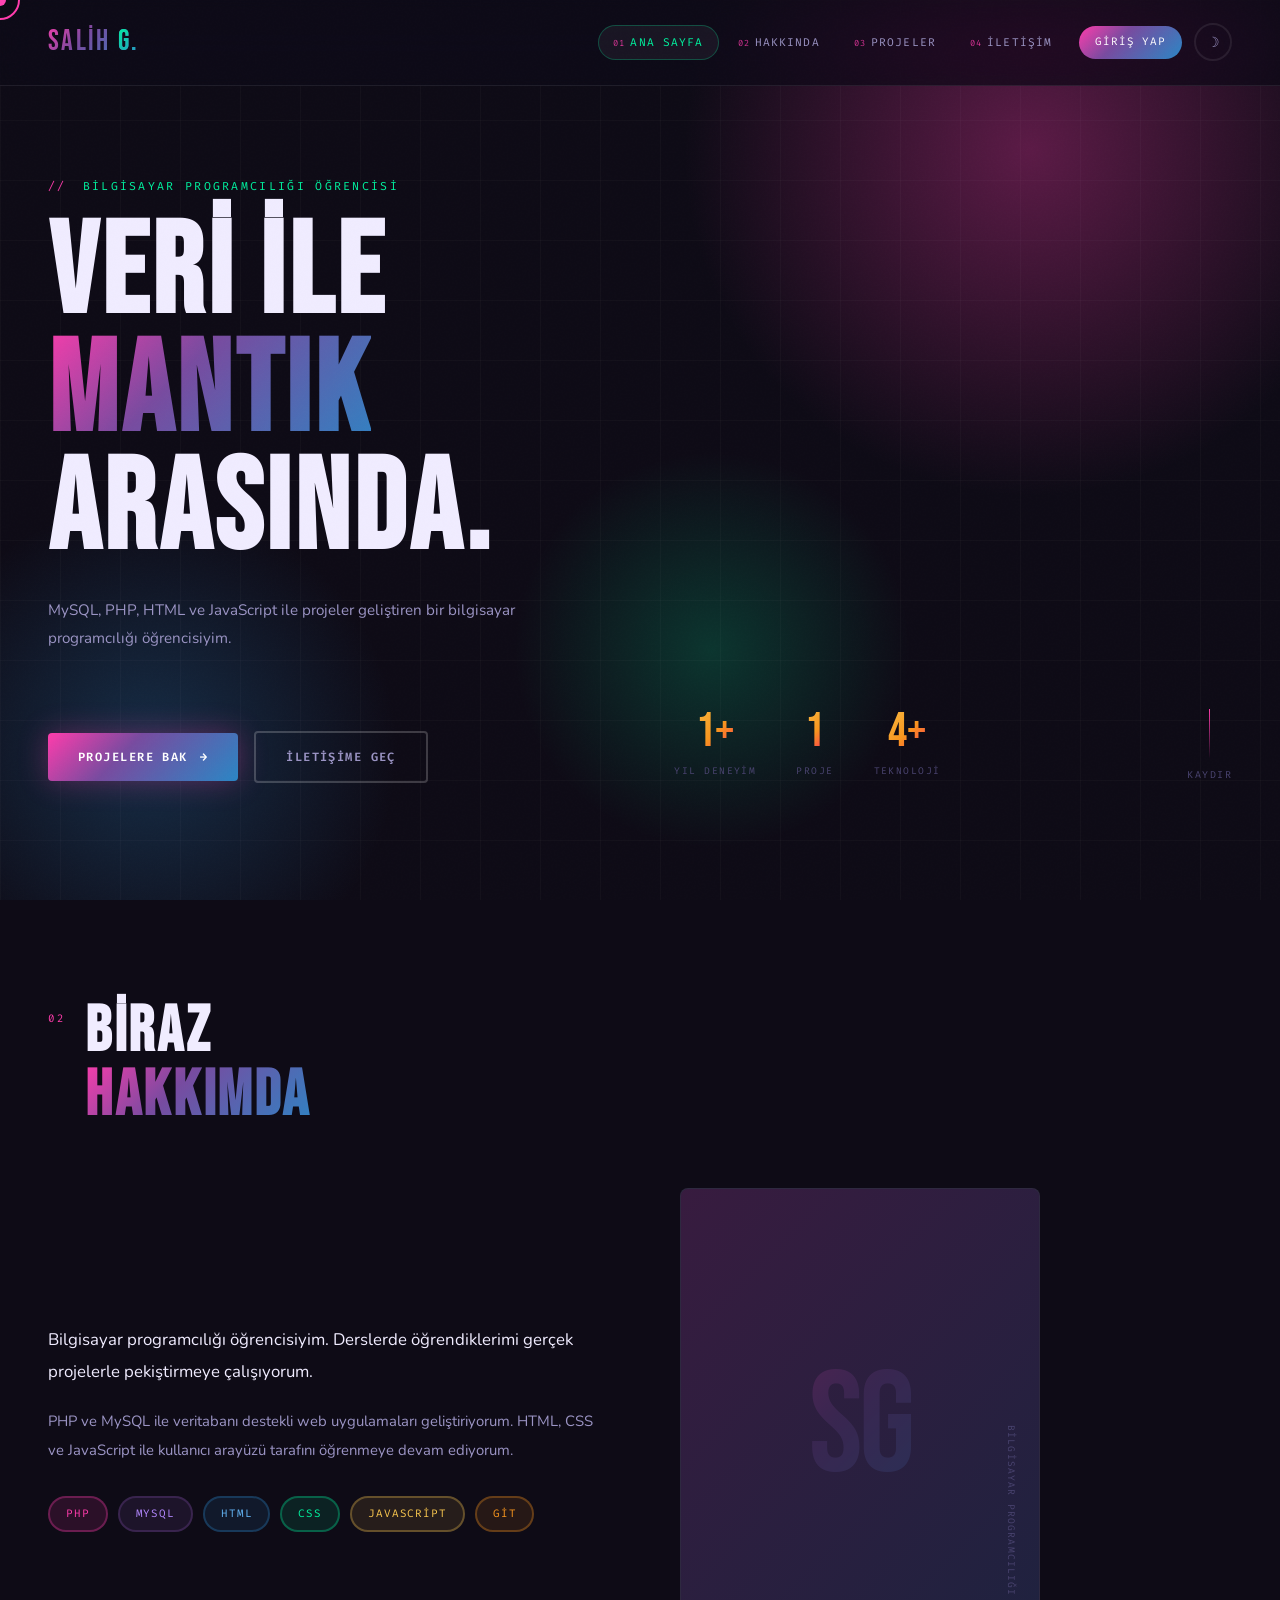
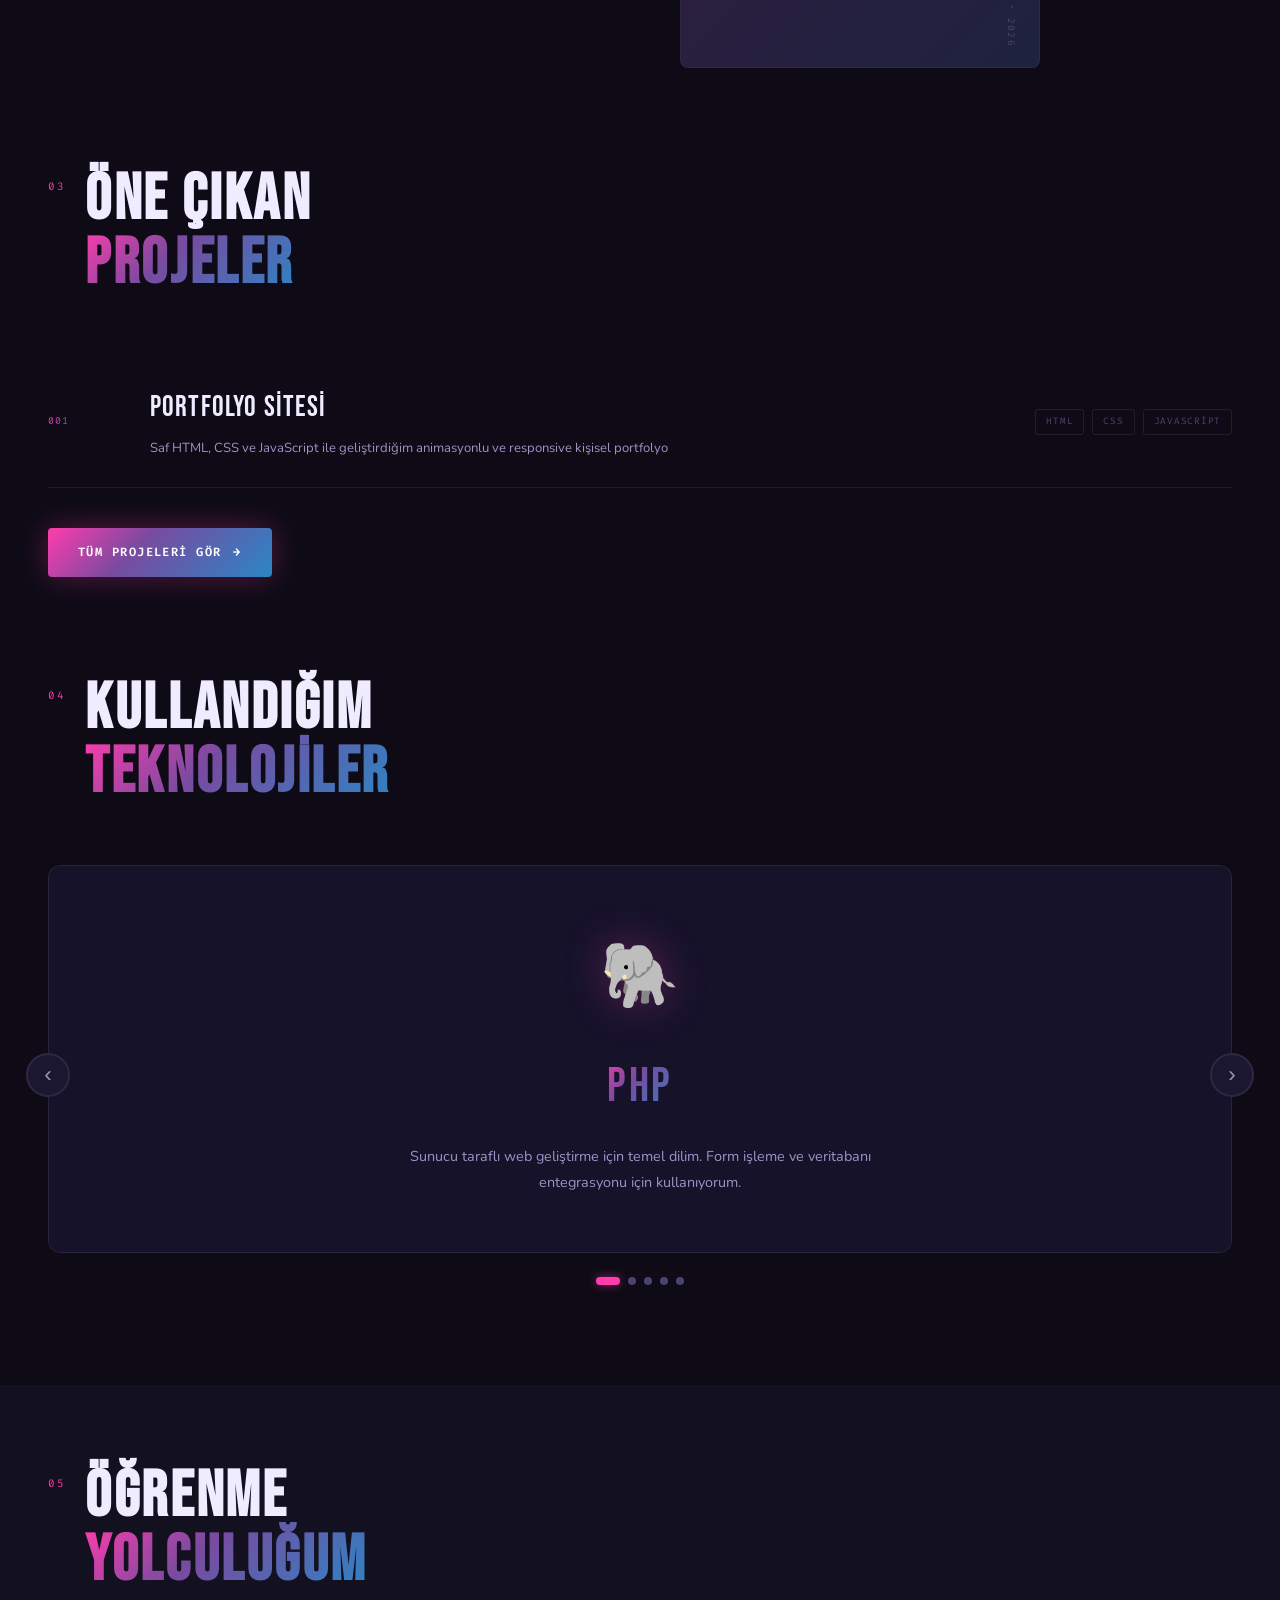
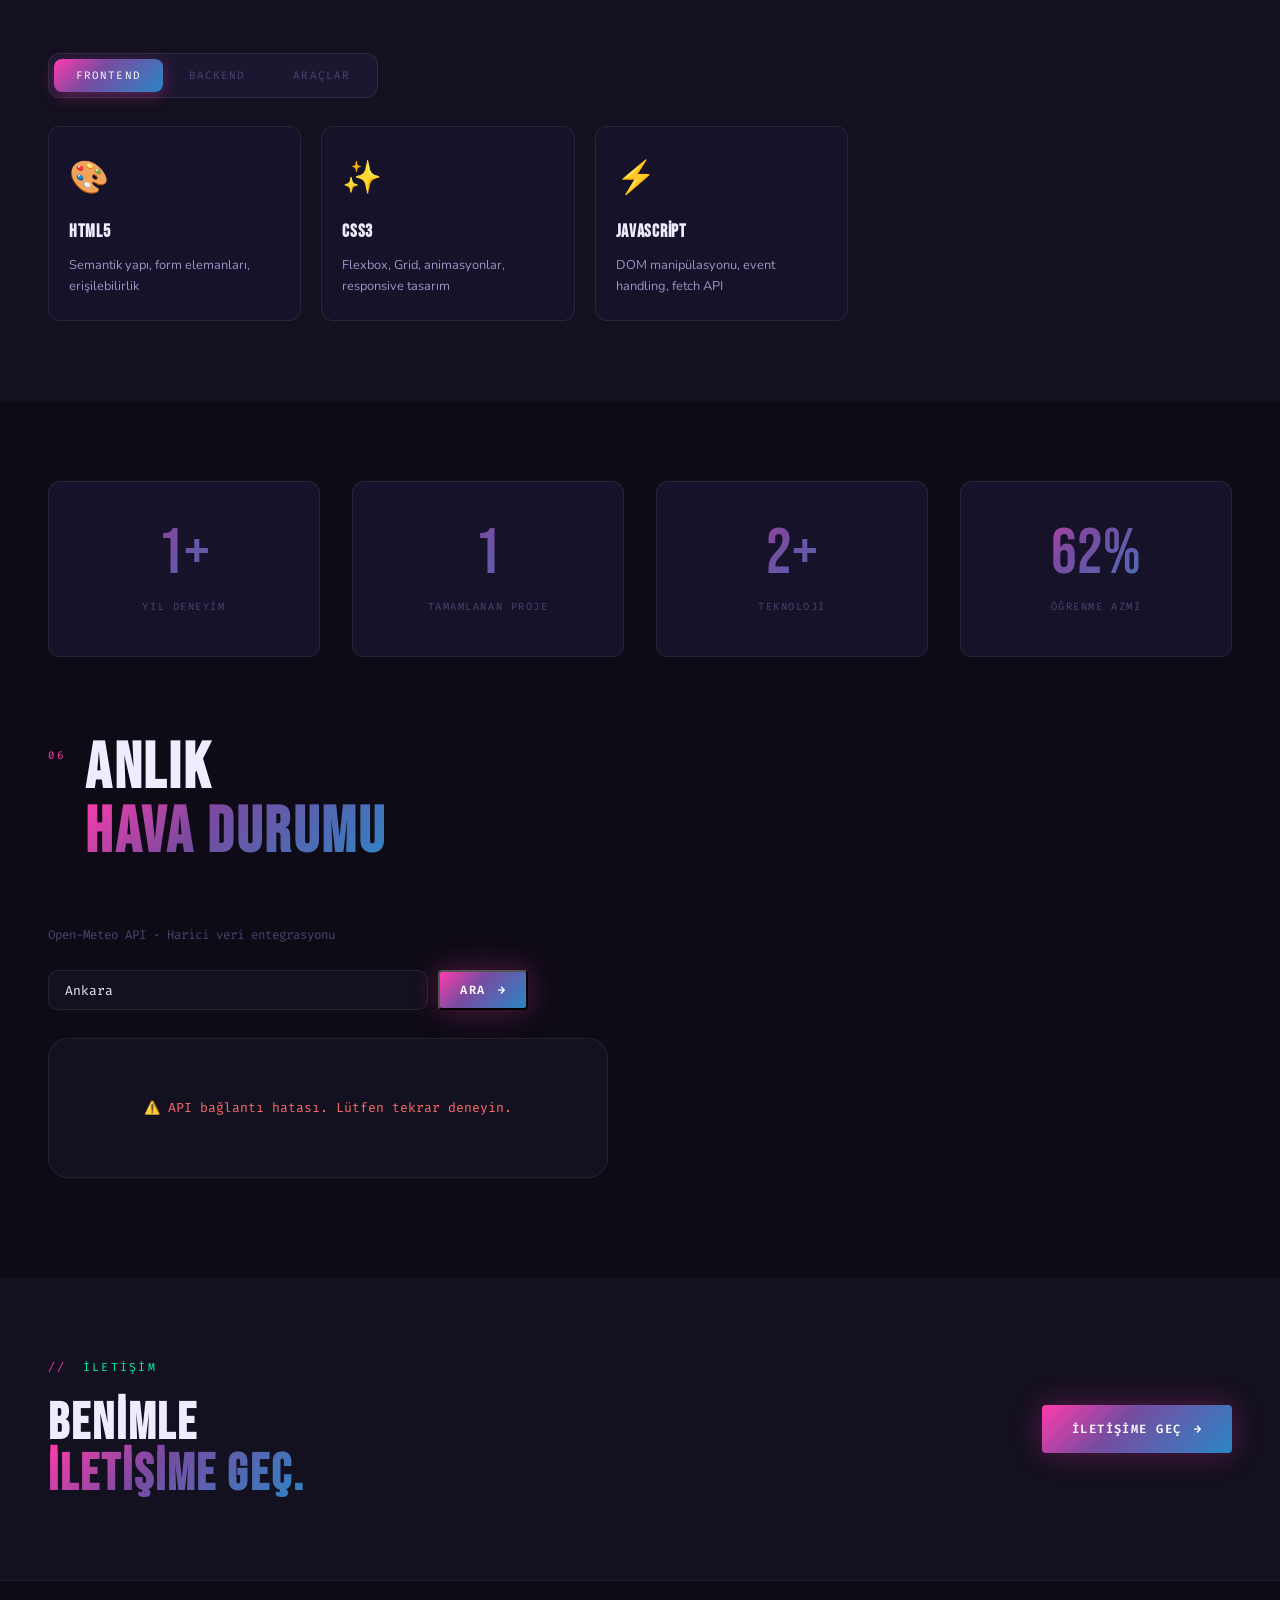
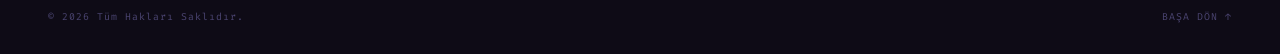
<file: index.html>
<!DOCTYPE html>
<html lang="tr">
<head>
  <meta charset="UTF-8">
  <meta name="viewport" content="width=device-width, initial-scale=1.0">
  <title>Salih Gönül — Bilgisayar Programcılığı Öğrencisi</title>
  <link rel="icon" type="image/svg+xml" href="assets/img/favicon.svg">
  <link rel="stylesheet" href="assets/css/style.css">
</head>
<body>

<div class="cursor"></div>
<div class="cursor-ring"></div>

<header>
  <a href="index.html" class="logo">Salih <span>G.</span></a>
  <div class="header-right">
    <nav>
      <a href="index.html" data-num="01">Ana Sayfa</a>
      <a href="pages/about.html" data-num="02">Hakkında</a>
      <a href="pages/projeler.html" data-num="03">Projeler</a>
      <a href="pages/contact.html" data-num="04">İletişim</a>
    </nav>
    <a href="pages/auth.html" class="nav-auth-btn" id="navAuthBtn">Giriş Yap</a>
    <button class="theme-toggle" aria-label="Tema değiştir">
      <span class="icon-moon">☽</span>
      <span class="icon-sun">☀</span>
    </button>
    <button class="hamburger" aria-label="Menüyü aç/kapat" aria-expanded="false">
      <span></span><span></span><span></span>
    </button>
  </div>
</header>

<!-- MOBİL MENÜ -->
<div class="mobile-menu" id="mobileMenu" aria-hidden="true">
  <div class="mobile-menu-inner">
    <nav class="mobile-nav">
      <a href="index.html" data-num="01">Ana Sayfa</a>
      <a href="pages/about.html" data-num="02">Hakkında</a>
      <a href="pages/projeler.html" data-num="03">Projeler</a>
      <a href="pages/contact.html" data-num="04">İletişim</a>
    </nav>
    <a href="pages/auth.html" class="nav-auth-btn" id="navAuthBtn">Giriş Yap</a>
  </div>
</div>
<div class="mobile-overlay" id="mobileOverlay"></div>

<!-- HERO -->
<section class="hero">
  <div class="hero-bg"></div>
  <div class="hero-blob3"></div>
  <div class="hero-lines"></div>

  <div class="hero-tag">Bilgisayar Programcılığı Öğrencisi</div>

  <h1 class="hero-title">
    Veri ile<br><em>Mantık</em><br>Arasında.
  </h1>

  <p class="hero-sub">
    MySQL, PHP, HTML ve JavaScript ile projeler geliştiren bir bilgisayar programcılığı öğrencisiyim.
  </p>

  <div class="hero-bottom">
    <div style="display:flex;gap:16px;align-items:center;flex-wrap:wrap;">
      <a href="pages/projeler.html" class="hero-cta">
        <span>Projelere Bak</span>
        <span>→</span>
      </a>
      <a href="pages/contact.html" class="hero-cta secondary">
        <span>İletişime Geç</span>
      </a>
    </div>

    <div class="hero-stats">
      <div class="stat-item">
        <span class="stat-num">1+</span>
        <span class="stat-label">Yıl Deneyim</span>
      </div>
      <div class="stat-item">
        <span class="stat-num">1</span>
        <span class="stat-label">Proje</span>
      </div>
      <div class="stat-item">
        <span class="stat-num">4+</span>
        <span class="stat-label">Teknoloji</span>
      </div>
    </div>

    <div class="hero-scroll">
      <div class="hero-scroll-line"></div>
      <span>Kaydır</span>
    </div>
  </div>
</section>

<!-- HAKKINDA ÖNİZLEME -->
<section class="section">
  <div class="section-header reveal">
    <span class="section-num">02</span>
    <h2 class="section-title">Biraz<br><em>Hakkımda</em></h2>
  </div>

  <div class="about-grid">
    <div class="about-text reveal reveal-delay-1">
      <p>Bilgisayar programcılığı öğrencisiyim. Derslerde öğrendiklerimi gerçek projelerle pekiştirmeye çalışıyorum.</p>
      <p>PHP ve MySQL ile veritabanı destekli web uygulamaları geliştiriyorum. HTML, CSS ve JavaScript ile kullanıcı arayüzü tarafını öğrenmeye devam ediyorum.</p>
      <div class="skill-pills">
        <div class="pill"><span>PHP</span></div>
        <div class="pill"><span>MySQL</span></div>
        <div class="pill"><span>HTML</span></div>
        <div class="pill"><span>CSS</span></div>
        <div class="pill"><span>JavaScript</span></div>
        <div class="pill"><span>Git</span></div>
      </div>
    </div>

    <div class="about-visual reveal reveal-delay-2">
      <div class="about-visual-initials">SG</div>
      <div class="about-deco">Bilgisayar Programcılığı · 2026</div>
    </div>
  </div>
</section>

<!-- PROJELER ÖNİZLEME -->
<section class="section" style="padding-top:0;">
  <div class="section-header reveal">
    <span class="section-num">03</span>
    <h2 class="section-title">Öne Çıkan<br><em>Projeler</em></h2>
  </div>

  <div class="projects-list">
    <div class="project-item reveal reveal-delay-1">
      <span class="project-num">001</span>
      <div class="project-info">
        <div class="project-name">Portfolyo Sitesi</div>
        <div class="project-desc">Saf HTML, CSS ve JavaScript ile geliştirdiğim animasyonlu ve responsive kişisel portfolyo</div>
      </div>
      <div class="project-tags">
        <span class="tag">HTML</span>
        <span class="tag">CSS</span>
        <span class="tag">JavaScript</span>
      </div>
    </div>
  </div>

  <div style="margin-top:40px;" class="reveal">
    <a href="pages/projeler.html" class="hero-cta">
      <span>Tüm Projeleri Gör</span>
      <span>→</span>
    </a>
  </div>
</section>

<!-- SLIDER / TEKNOLOJİLER -->
<section class="section" id="sliderSection" style="padding-top:0;">
  <div class="section-header reveal">
    <span class="section-num">04</span>
    <h2 class="section-title">Kullandığım<br><em>Teknolojiler</em></h2>
  </div>
  <div class="slider-wrapper reveal">
    <button class="slider-btn slider-prev" aria-label="Önceki">‹</button>
    <div class="slider-viewport">
      <div class="slider-track">
        <div class="slide">
          <div class="slide-icon">🐘</div>
          <div class="slide-name">PHP</div>
          <div class="slide-desc">Sunucu taraflı web geliştirme için temel dilim. Form işleme ve veritabanı entegrasyonu için kullanıyorum.</div>
        </div>
        <div class="slide">
          <div class="slide-icon">🗄️</div>
          <div class="slide-name">MySQL</div>
          <div class="slide-desc">İlişkisel veritabanı yönetimi. PHP uygulamalarımda veri depolama ve sorgulama için kullanıyorum.</div>
        </div>
        <div class="slide">
          <div class="slide-icon">🌐</div>
          <div class="slide-name">HTML & CSS</div>
          <div class="slide-desc">Web sayfalarının yapısı ve görünümü. Responsive tasarımlar ve animasyonlar oluşturuyorum.</div>
        </div>
        <div class="slide">
          <div class="slide-icon">⚡</div>
          <div class="slide-name">JavaScript</div>
          <div class="slide-desc">Sayfaları dinamik hale getirmek için kullanıyorum. DOM manipülasyonu, eventler ve animasyonlar.</div>
        </div>
        <div class="slide">
          <div class="slide-icon">🐙</div>
          <div class="slide-name">Git</div>
          <div class="slide-desc">Versiyon kontrolü için kullanıyorum. Projelerimi GitHub üzerinde takip ediyorum.</div>
        </div>
      </div>
    </div>
    <button class="slider-btn slider-next" aria-label="Sonraki">›</button>
    <div class="slider-dots"></div>
  </div>
</section>

<!-- SEKMELİ İÇERİK -->
<section class="section" style="background:var(--bg2);padding-top:80px;padding-bottom:80px;">
  <div class="section-header reveal">
    <span class="section-num">05</span>
    <h2 class="section-title">Öğrenme<br><em>Yolculuğum</em></h2>
  </div>
  <div class="tabs-wrapper reveal">
    <div class="tabs-nav">
      <button class="tab-btn active" data-tab="frontend">Frontend</button>
      <button class="tab-btn" data-tab="backend">Backend</button>
      <button class="tab-btn" data-tab="tools">Araçlar</button>
    </div>
    <div class="tabs-content">
      <div class="tab-panel active" id="tab-frontend">
        <div class="tab-grid">
          <div class="tab-item"><span class="tab-icon">🎨</span><strong>HTML5</strong><p>Semantik yapı, form elemanları, erişilebilirlik</p></div>
          <div class="tab-item"><span class="tab-icon">✨</span><strong>CSS3</strong><p>Flexbox, Grid, animasyonlar, responsive tasarım</p></div>
          <div class="tab-item"><span class="tab-icon">⚡</span><strong>JavaScript</strong><p>DOM manipülasyonu, event handling, fetch API</p></div>
        </div>
      </div>
      <div class="tab-panel" id="tab-backend">
        <div class="tab-grid">
          <div class="tab-item"><span class="tab-icon">🐘</span><strong>PHP</strong><p>Form işleme, session yönetimi, dosya işlemleri</p></div>
          <div class="tab-item"><span class="tab-icon">🗄️</span><strong>MySQL</strong><p>CRUD işlemleri, JOIN sorguları, veritabanı tasarımı</p></div>
          <div class="tab-item"><span class="tab-icon">🔒</span><strong>Güvenlik</strong><p>SQL injection önleme, şifreleme temelleri</p></div>
        </div>
      </div>
      <div class="tab-panel" id="tab-tools">
        <div class="tab-grid">
          <div class="tab-item"><span class="tab-icon">🐙</span><strong>Git & GitHub</strong><p>Versiyon kontrolü, branch yönetimi, pull request</p></div>
          <div class="tab-item"><span class="tab-icon">🐧</span><strong>Linux</strong><p>Terminal komutları, dosya sistemi, temel bash</p></div>
          <div class="tab-item"><span class="tab-icon">💻</span><strong>VS Code</strong><p>Geliştirme ortamım, eklentiler ve kısayollar</p></div>
        </div>
      </div>
    </div>
  </div>
</section>

<!-- İSTATİSTİK SAYACI -->
<section class="section stats-section">
  <div class="stats-grid">
    <div class="stat-counter reveal" data-target="1" data-suffix="+">
      <div class="counter-num">0</div>
      <div class="counter-label">Yıl Deneyim</div>
    </div>
    <div class="stat-counter reveal reveal-delay-1" data-target="1" data-suffix="">
      <div class="counter-num">0</div>
      <div class="counter-label">Tamamlanan Proje</div>
    </div>
    <div class="stat-counter reveal reveal-delay-2" data-target="4" data-suffix="+">
      <div class="counter-num">0</div>
      <div class="counter-label">Teknoloji</div>
    </div>
    <div class="stat-counter reveal reveal-delay-3" data-target="100" data-suffix="%">
      <div class="counter-num">0</div>
      <div class="counter-label">Öğrenme Azmi</div>
    </div>
  </div>
</section>

<!-- HAVA DURUMU API WİDGET -->
<section class="section" id="weatherSection" style="padding-top:0;">
  <div class="section-header reveal">
    <span class="section-num">06</span>
    <h2 class="section-title">Anlık<br><em>Hava Durumu</em></h2>
  </div>
  <p class="reveal" style="font-family:var(--font-mono);font-size:.78rem;color:var(--text-dim);margin-bottom:24px;">
    Open-Meteo API · Harici veri entegrasyonu
  </p>

  <!-- Arama formu -->
  <div class="reveal" style="display:flex;gap:10px;flex-wrap:wrap;margin-bottom:28px;max-width:480px;">
    <input id="weather-city-input" type="text" placeholder="Şehir adı girin (örn: Ankara)"
      style="flex:1;padding:10px 16px;background:var(--bg2);border:1px solid rgba(255,255,255,.08);border-radius:10px;color:var(--text);font-family:var(--font-mono);font-size:.82rem;outline:none;"
      value="Ankara">
    <button id="weather-search-btn" class="hero-cta" style="display:inline-flex;padding:10px 20px;">
      <span>Ara</span><span>→</span>
    </button>
  </div>

  <!-- Widget kutusu -->
  <div class="reveal" id="weather-widget"
    style="max-width:560px;background:var(--bg2);border:1px solid rgba(255,255,255,.07);border-radius:20px;padding:28px 32px;min-height:140px;display:flex;align-items:center;justify-content:center;">
    <span style="font-family:var(--font-mono);font-size:.8rem;color:var(--text-dim);">Yükleniyor...</span>
  </div>
</section>

<style>
.weather-main    { display:flex; align-items:center; gap:20px; width:100%; flex-wrap:wrap; }
.weather-icon-lg { font-size:3.5rem; line-height:1; }
.weather-temp    { font-family:var(--font-display); font-size:3rem; line-height:1; margin-bottom:4px; background:var(--grad-hero); -webkit-background-clip:text; background-clip:text; color:transparent; }
.weather-desc    { font-size:.9rem; color:var(--text-muted); text-transform:capitalize; margin-bottom:16px; }
.weather-city    { font-family:var(--font-mono); font-size:.72rem; letter-spacing:.08em; color:var(--text-dim); margin-bottom:20px; }
.weather-details { display:flex; gap:20px; flex-wrap:wrap; }
.weather-detail  { font-family:var(--font-mono); font-size:.75rem; color:var(--text-muted); display:flex; flex-direction:column; gap:2px; }
.weather-detail strong { color:var(--text); font-size:.9rem; }
.weather-error   { color:#ff6b6b; font-family:var(--font-mono); font-size:.82rem; }
</style>

<!-- İLETİŞİM ÇAĞRI -->
<section class="section" style="background:var(--bg2);padding-top:80px;padding-bottom:80px;">
  <div style="display:grid;grid-template-columns:1fr 1fr;gap:80px;align-items:center;">
    <div class="reveal">
      <div class="hero-tag" style="opacity:1;animation:none;">İletişim</div>
      <h2 style="font-family:var(--font-display);font-size:clamp(2rem,4vw,4rem);line-height:1;letter-spacing:.04em;color:var(--text);">
        Benimle<br><em style="font-style:normal;background:var(--grad-hero);-webkit-background-clip:text;background-clip:text;color:transparent;">iletişime geç.</em>
      </h2>
    </div>
    <div class="reveal reveal-delay-2" style="text-align:right;">
      <a href="pages/contact.html" class="hero-cta">
        <span>İletişime Geç</span>
        <span>→</span>
      </a>
    </div>
  </div>
</section>

<footer>
  <span class="footer-copy">© 2026 Tüm Hakları Saklıdır.</span>
  <a href="#" class="footer-back" onclick="window.scrollTo({top:0,behavior:'smooth'});return false;">Başa Dön ↑</a>
</footer>

<!-- YUKARIYA ÇIK BUTONU -->
<button class="scroll-top-btn" id="scrollTopBtn" aria-label="Yukarıya çık" title="Yukarıya Çık">↑</button>

<!-- MODAL -->
<div class="modal-overlay" id="modalOverlay" role="dialog" aria-modal="true" aria-labelledby="modalTitle">
  <div class="modal-box">
    <button class="modal-close" id="modalClose" aria-label="Kapat">✕</button>
    <div class="modal-icon">🚀</div>
    <h3 class="modal-title" id="modalTitle">Yeni Proje Geliyor!</h3>
    <p class="modal-body">Şu anda yeni projeler üzerinde çalışıyorum. Yakında burada görebilirsiniz. Takipte kalın!</p>
    <div class="modal-actions">
      <a href="pages/projeler.html" class="hero-cta" style="display:inline-flex;">
        <span>Projeleri Gör</span><span>→</span>
      </a>
      <button class="modal-dismiss" id="modalDismiss">Tamam, anladım</button>
    </div>
  </div>
</div>

<script src="assets/js/main.js"></script>
<script>
// ── Hava Durumu Widgeti (Open-Meteo API — API key gerekmez) ──
(function () {
  const widget  = document.getElementById('weather-widget');
  const input   = document.getElementById('weather-city-input');
  const btn     = document.getElementById('weather-search-btn');
  if (!widget) return;

  const WMO_CODES = {
    0:'Açık',1:'Az bulutlu',2:'Parçalı bulutlu',3:'Kapalı',
    45:'Sisli',48:'Dondurucu sis',51:'Hafif çisenti',53:'Orta çisenti',55:'Yoğun çisenti',
    61:'Hafif yağmur',63:'Orta yağmur',65:'Yoğun yağmur',
    71:'Hafif kar',73:'Orta kar',75:'Yoğun kar',80:'Sağanak',81:'Kuvvetli sağanak',
    95:'Fırtına',96:'Dolu ile fırtına',99:'Yoğun dolu ile fırtına'
  };
  const WMO_ICONS = {
    0:'☀️',1:'🌤️',2:'⛅',3:'☁️',
    45:'🌫️',48:'🌫️',51:'🌦️',53:'🌦️',55:'🌧️',
    61:'🌦️',63:'🌧️',65:'🌧️',71:'🌨️',73:'🌨️',75:'❄️',
    80:'🌧️',81:'⛈️',95:'⛈️',96:'⛈️',99:'⛈️'
  };

  async function fetchWeather(city) {
    setLoading();
    try {
      const geoRes  = await fetch(
        "https://geocoding-api.open-meteo.com/v1/search?name=" + encodeURIComponent(city) + "&count=1&language=tr"
      );
      const geoData = await geoRes.json();
      if (!geoData.results || !geoData.results.length) { setError('Şehir bulunamadı. Farklı bir isim deneyin.'); return; }
      const loc = geoData.results[0];
      const lat = loc.latitude, lon = loc.longitude, name = loc.name, country = loc.country;

      const wRes  = await fetch(
        "https://api.open-meteo.com/v1/forecast?latitude=" + lat + "&longitude=" + lon +
        "&current=temperature_2m,apparent_temperature,relative_humidity_2m,wind_speed_10m,weathercode" +
        "&wind_speed_unit=kmh&timezone=auto"
      );
      const wData = await wRes.json();
      const c     = wData.current;
      const code  = c.weathercode;
      const icon  = WMO_ICONS[code]  || "🌡️";
      const desc  = WMO_CODES[code]  || "Bilinmiyor";

      widget.innerHTML =
        "<div class=\"weather-main\">" +
          "<div class=\"weather-icon-lg\">" + icon + "</div>" +
          "<div>" +
            "<div class=\"weather-temp\">" + Math.round(c.temperature_2m) + "°C</div>" +
            "<div class=\"weather-desc\">" + desc + "</div>" +
            "<div class=\"weather-city\">📍 " + name + ", " + country + "</div>" +
            "<div class=\"weather-details\">" +
              "<div class=\"weather-detail\"><span>Hissedilen</span><strong>" + Math.round(c.apparent_temperature) + "°C</strong></div>" +
              "<div class=\"weather-detail\"><span>Nem</span><strong>%" + c.relative_humidity_2m + "</strong></div>" +
              "<div class=\"weather-detail\"><span>Rüzgar</span><strong>" + Math.round(c.wind_speed_10m) + " km/s</strong></div>" +
            "</div>" +
          "</div>" +
        "</div>";
    } catch (err) {
      setError("API bağlantı hatası. Lütfen tekrar deneyin.");
    }
  }

  function setLoading() {
    widget.innerHTML = "<span style=\"font-family:var(--font-mono);font-size:.8rem;color:var(--text-dim);\">Yükleniyor... ⏳</span>";
  }
  function setError(msg) {
    widget.innerHTML = "<span class=\"weather-error\">⚠️ " + msg + "</span>";
  }

  btn && btn.addEventListener("click", function() { var v = input && input.value.trim(); if (v) fetchWeather(v); });
  input && input.addEventListener("keydown", function(e) { if (e.key === "Enter") { var v = input.value.trim(); if (v) fetchWeather(v); } });
  fetchWeather("Ankara");
})();
</script>

</body>
</html>
</file>
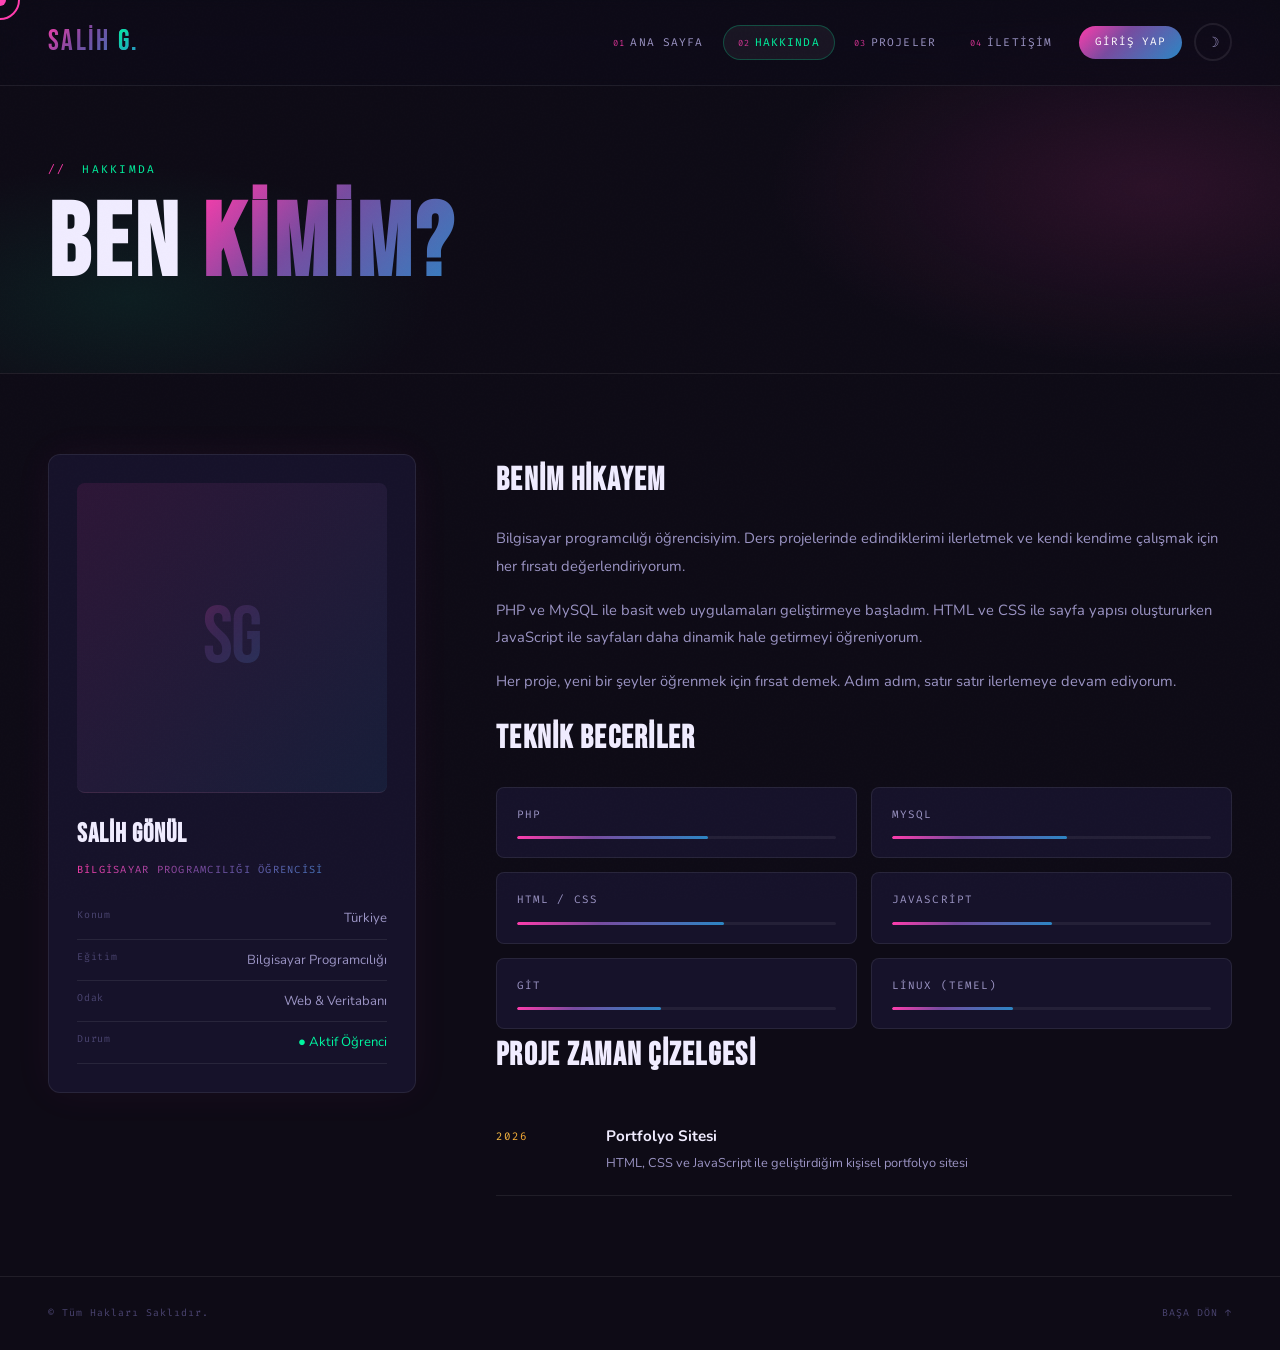
<file: pages/about.html>
<!DOCTYPE html>
<html lang="tr">
<head>
  <meta charset="UTF-8">
  <meta name="viewport" content="width=device-width, initial-scale=1.0">
  <title>Hakkında — Salih Gönül</title>
  <link rel="icon" type="image/svg+xml" href="../assets/img/favicon.svg">
  <link rel="stylesheet" href="../assets/css/style.css">
</head>
<body>

<div class="cursor"></div>
<div class="cursor-ring"></div>

<header>
  <a href="../index.html" class="logo">Salih <span>G.</span></a>
  <div class="header-right">
    <nav>
      <a href="../index.html" data-num="01">Ana Sayfa</a>
      <a href="about.html" data-num="02">Hakkında</a>
      <a href="projeler.html" data-num="03">Projeler</a>
      <a href="contact.html" data-num="04">İletişim</a>
    </nav>
    <a href="auth.html" class="nav-auth-btn" id="navAuthBtn">Giriş Yap</a>
    <button class="theme-toggle" aria-label="Tema değiştir">
      <span class="icon-moon">☽</span>
      <span class="icon-sun">☀</span>
    </button>
    <button class="hamburger" aria-label="Menüyü aç/kapat" aria-expanded="false">
      <span></span><span></span><span></span>
    </button>
  </div>
</header>

<!-- MOBİL MENÜ -->
<div class="mobile-menu" id="mobileMenu" aria-hidden="true">
  <div class="mobile-menu-inner">
    <nav class="mobile-nav">
      <a href="../index.html" data-num="01">Ana Sayfa</a>
      <a href="about.html" data-num="02">Hakkında</a>
      <a href="projeler.html" data-num="03">Projeler</a>
      <a href="contact.html" data-num="04">İletişim</a>
    </nav>
    <a href="auth.html" class="nav-auth-btn" id="navAuthBtn">Giriş Yap</a>
  </div>
</div>
<div class="mobile-overlay" id="mobileOverlay"></div>

<div class="page-hero">
  <div class="page-hero-tag">Hakkımda</div>
  <h1>Ben <em>Kimim?</em></h1>
</div>

<div class="about-content">
  <div class="about-full-grid">

    <aside class="about-sidebar reveal">
      <div class="about-card">
        <div class="about-avatar">
          <span class="about-avatar-text">SG</span>
        </div>
        <h2>Salih Gönül</h2>
        <span class="role">Bilgisayar Programcılığı Öğrencisi</span>
        <div class="meta-item">
          <span class="meta-key">Konum</span>
          <span class="meta-val">Türkiye</span>
        </div>
        <div class="meta-item">
          <span class="meta-key">Eğitim</span>
          <span class="meta-val">Bilgisayar Programcılığı</span>
        </div>
        <div class="meta-item">
          <span class="meta-key">Odak</span>
          <span class="meta-val">Web &amp; Veritabanı</span>
        </div>
        <div class="meta-item">
          <span class="meta-key">Durum</span>
          <span class="meta-val" style="color:var(--c4);">● Aktif Öğrenci</span>
        </div>
      </div>
    </aside>

    <div class="about-main">
      <div class="reveal">
        <h3>Benim Hikayem</h3>
        <p>Bilgisayar programcılığı öğrencisiyim. Ders projelerinde edindiklerimi ilerletmek ve kendi kendime çalışmak için her fırsatı değerlendiriyorum.</p>
        <p>PHP ve MySQL ile basit web uygulamaları geliştirmeye başladım. HTML ve CSS ile sayfa yapısı oluştururken JavaScript ile sayfaları daha dinamik hale getirmeyi öğreniyorum.</p>
        <p>Her proje, yeni bir şeyler öğrenmek için fırsat demek. Adım adım, satır satır ilerlemeye devam ediyorum.</p>
      </div>

      <div class="reveal reveal-delay-1">
        <h3>Teknik Beceriler</h3>
        <div class="skills-grid">
          <div class="skill-block">
            <div class="skill-block-name">PHP</div>
            <div class="skill-bar-wrap"><div class="skill-bar" style="width:60%"></div></div>
          </div>
          <div class="skill-block">
            <div class="skill-block-name">MySQL</div>
            <div class="skill-bar-wrap"><div class="skill-bar" style="width:55%"></div></div>
          </div>
          <div class="skill-block">
            <div class="skill-block-name">HTML / CSS</div>
            <div class="skill-bar-wrap"><div class="skill-bar" style="width:65%"></div></div>
          </div>
          <div class="skill-block">
            <div class="skill-block-name">JavaScript</div>
            <div class="skill-bar-wrap"><div class="skill-bar" style="width:50%"></div></div>
          </div>
          <div class="skill-block">
            <div class="skill-block-name">Git</div>
            <div class="skill-bar-wrap"><div class="skill-bar" style="width:45%"></div></div>
          </div>
          <div class="skill-block">
            <div class="skill-block-name">Linux (Temel)</div>
            <div class="skill-bar-wrap"><div class="skill-bar" style="width:38%"></div></div>
          </div>
        </div>
      </div>

      <div class="reveal reveal-delay-2">
        <h3>Proje Zaman Çizelgesi</h3>
        <div class="timeline">
          <div class="timeline-item">
            <span class="timeline-year">2026</span>
            <div>
              <div class="timeline-title">Portfolyo Sitesi</div>
              <div class="timeline-sub">HTML, CSS ve JavaScript ile geliştirdiğim kişisel portfolyo sitesi</div>
            </div>
          </div>
        </div>
      </div>
    </div>

  </div>
</div>

<footer>
  <span class="footer-copy">© Tüm Hakları Saklıdır.</span>
  <a href="#" class="footer-back" onclick="window.scrollTo({top:0,behavior:'smooth'});return false;">Başa Dön ↑</a>
</footer>

<!-- YUKARIYA ÇIK BUTONU -->
<button class="scroll-top-btn" id="scrollTopBtn" aria-label="Yukarıya çık" title="Yukarıya Çık">↑</button>

<script src="../assets/js/main.js"></script>
</body>
</html>
</file>
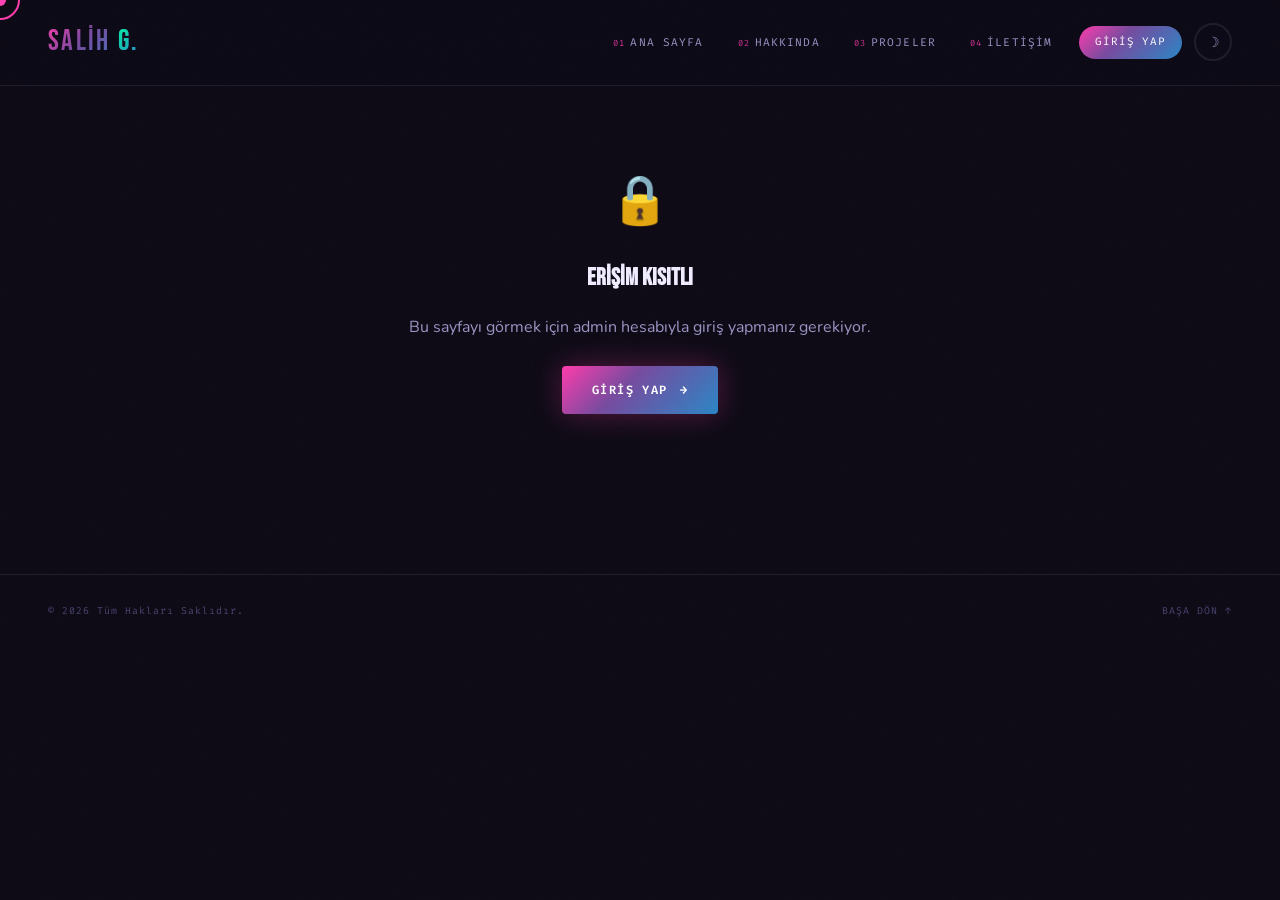
<file: pages/admin.html>
<!DOCTYPE html>
<html lang="tr">
<head>
  <meta charset="UTF-8">
  <meta name="viewport" content="width=device-width, initial-scale=1.0">
  <title>Admin Paneli — Salih Gönül</title>
  <link rel="icon" type="image/svg+xml" href="../assets/img/favicon.svg">
  <link rel="stylesheet" href="../assets/css/style.css">
  <style>
    .admin-section { padding: 120px 0 80px; }
    .admin-header  { margin-bottom: 40px; }
    .admin-header h1 { font-family: var(--font-display); font-size: clamp(2rem,4vw,3rem); }
    .admin-header p  { color: var(--text-muted); font-family: var(--font-mono); font-size: .82rem; }

    .msg-table-wrapper { overflow-x: auto; }
    table {
      width: 100%; border-collapse: collapse;
      font-size: .82rem;
    }
    thead tr { border-bottom: 2px solid rgba(255,60,172,.3); }
    th {
      text-align: left; padding: 12px 16px;
      font-family: var(--font-mono); font-size: .7rem;
      letter-spacing: .1em; color: var(--c1);
      text-transform: uppercase;
    }
    td {
      padding: 14px 16px;
      border-bottom: 1px solid rgba(255,255,255,.05);
      color: var(--text);
    }
    [data-theme="light"] td { border-color: rgba(0,0,0,.06); }
    tr:hover td { background: rgba(255,255,255,.02); }
    [data-theme="light"] tr:hover td { background: rgba(0,0,0,.02); }

    .unread-badge {
      display: inline-block; padding: 2px 8px;
      background: rgba(255,60,172,.15); border: 1px solid rgba(255,60,172,.3);
      color: var(--c1); border-radius: 20px;
      font-size: .65rem; font-family: var(--font-mono);
    }
    .read-badge {
      display: inline-block; padding: 2px 8px;
      background: rgba(255,255,255,.05); border: 1px solid rgba(255,255,255,.08);
      color: var(--text-dim); border-radius: 20px;
      font-size: .65rem; font-family: var(--font-mono);
    }
    [data-theme="light"] .read-badge { background: rgba(0,0,0,.04); border-color: rgba(0,0,0,.08); }

    .action-btn {
      display: inline-flex; align-items: center; gap: 4px;
      padding: 5px 10px; border-radius: 6px; border: none;
      font-family: var(--font-mono); font-size: .7rem; cursor: pointer;
      transition: opacity .2s;
    }
    .action-btn:hover { opacity: .8; }
    .btn-read   { background: rgba(60,180,255,.15); color: #3cbfff; }
    .btn-delete { background: rgba(255,60,60,.15);  color: #ff6b6b; }

    .msg-preview { max-width: 260px; white-space: nowrap; overflow: hidden; text-overflow: ellipsis; color: var(--text-muted); }

    .admin-stats { display: flex; gap: 20px; flex-wrap: wrap; margin-bottom: 32px; }
    .stat-card {
      flex: 1; min-width: 120px;
      background: var(--bg2); border: 1px solid rgba(255,255,255,.07);
      border-radius: 14px; padding: 20px 24px;
    }
    [data-theme="light"] .stat-card { border-color: rgba(0,0,0,.08); }
    .stat-card .num { font-family: var(--font-display); font-size: 2rem; color: var(--c1); }
    .stat-card .lbl { font-family: var(--font-mono); font-size: .72rem; color: var(--text-muted); margin-top: 4px; }

    .empty-state { text-align: center; padding: 60px; color: var(--text-muted); font-family: var(--font-mono); font-size: .85rem; }
    .empty-icon  { font-size: 2.5rem; margin-bottom: 12px; }

    .admin-auth-guard { text-align: center; padding: 160px 24px; }
    .admin-auth-guard h2 { font-family: var(--font-display); margin-bottom: 16px; }
  </style>
</head>
<body>

<div class="cursor"></div>
<div class="cursor-ring"></div>

<header>
  <a href="../index.html" class="logo">Salih <span>G.</span></a>
  <div class="header-right">
    <nav>
      <a href="../index.html"  data-num="01">Ana Sayfa</a>
      <a href="about.html"     data-num="02">Hakkında</a>
      <a href="projeler.html"  data-num="03">Projeler</a>
      <a href="contact.html"   data-num="04">İletişim</a>
    </nav>
    <a href="auth.html" class="nav-auth-btn" id="navAuthBtn">Giriş Yap</a>
    <button class="theme-toggle" aria-label="Tema değiştir">
      <span class="icon-moon">☽</span>
      <span class="icon-sun">☀</span>
    </button>
    <button class="hamburger" aria-label="Menüyü aç/kapat" aria-expanded="false">
      <span></span><span></span><span></span>
    </button>
  </div>
</header>

<div class="mobile-menu" id="mobileMenu" aria-hidden="true">
  <div class="mobile-menu-inner">
    <nav class="mobile-nav">
      <a href="../index.html"  data-num="01">Ana Sayfa</a>
      <a href="about.html"     data-num="02">Hakkında</a>
      <a href="projeler.html"  data-num="03">Projeler</a>
      <a href="contact.html"   data-num="04">İletişim</a>
      <a href="auth.html" data-num="05">Giriş Yap</a>
    </nav>
  </div>
</div>
<div class="mobile-overlay" id="mobileOverlay"></div>

<!-- Erişim engeli (JS tarafından gizlenir/gösterilir) -->
<div class="admin-auth-guard" id="authGuard">
  <div style="font-size:3rem;margin-bottom:16px;">🔒</div>
  <h2>Erişim Kısıtlı</h2>
  <p style="color:var(--text-muted);margin-bottom:24px;">Bu sayfayı görmek için admin hesabıyla giriş yapmanız gerekiyor.</p>
  <a href="auth.html" class="hero-cta"><span>Giriş Yap</span><span>→</span></a>
</div>

<!-- Admin İçeriği -->
<div class="admin-section container" id="adminContent" style="display:none;">
  <div class="admin-header">
    <h1>Admin <em style="font-style:normal;background:var(--grad-hero);-webkit-background-clip:text;background-clip:text;color:transparent;">Paneli</em></h1>
    <p>İletişim formu mesajlarını buradan yönetebilirsiniz.</p>
  </div>

  <div class="admin-stats">
    <div class="stat-card">
      <div class="num" id="stat-total">—</div>
      <div class="lbl">Toplam Mesaj</div>
    </div>
    <div class="stat-card">
      <div class="num" id="stat-unread">—</div>
      <div class="lbl">Okunmamış</div>
    </div>
    <div class="stat-card">
      <div class="num" id="stat-read">—</div>
      <div class="lbl">Okunmuş</div>
    </div>
  </div>

  <div class="msg-table-wrapper">
    <table id="messages-table">
      <thead>
        <tr>
          <th>#</th>
          <th>Ad Soyad</th>
          <th>E-posta</th>
          <th>Konu</th>
          <th>Mesaj</th>
          <th>Tarih</th>
          <th>Durum</th>
          <th>İşlem</th>
        </tr>
      </thead>
      <tbody id="messages-body">
        <tr><td colspan="8" class="empty-state"><div class="empty-icon">⏳</div>Yükleniyor...</td></tr>
      </tbody>
    </table>
  </div>
</div>

<footer>
  <span class="footer-copy">© 2026 Tüm Hakları Saklıdır.</span>
  <a href="#" class="footer-back" onclick="window.scrollTo({top:0,behavior:'smooth'});return false;">Başa Dön ↑</a>
</footer>

<script src="../assets/js/main.js"></script>
<script>
(function () {
  const session = JSON.parse(localStorage.getItem('sg_session') || 'null');

  if (!session || session.role !== 'admin') {
    document.getElementById('authGuard').style.display = 'block';
    return;
  }

  document.getElementById('authGuard').style.display   = 'none';
  document.getElementById('adminContent').style.display = 'block';

  loadMessages();

  async function loadMessages() {
    try {
      const res  = await fetch('../api/messages.php');
      const data = await res.json();
      if (!data.success) { renderError(data.error); return; }
      renderTable(data.data);
    } catch {
      renderError('API\'ye bağlanılamadı. PHP sunucusu gerekli.');
    }
  }

  function renderTable(rows) {
    const tbody = document.getElementById('messages-body');
    if (!rows.length) {
      tbody.innerHTML = '<tr><td colspan="8" class="empty-state"><div class="empty-icon">📭</div>Henüz hiç mesaj yok.</td></tr>';
      setStats(0, 0, 0); return;
    }

    const unread = rows.filter(r => !r.is_read).length;
    setStats(rows.length, unread, rows.length - unread);

    tbody.innerHTML = rows.map((r, i) => `
      <tr id="row-${r.id}">
        <td style="color:var(--text-dim);font-family:var(--font-mono);">${i+1}</td>
        <td><strong>${escHtml(r.name)}</strong></td>
        <td><a href="mailto:${escHtml(r.email)}" style="color:var(--c1);text-decoration:none;">${escHtml(r.email)}</a></td>
        <td>${escHtml(r.subject)}</td>
        <td><div class="msg-preview" title="${escHtml(r.message)}">${escHtml(r.message)}</div></td>
        <td style="white-space:nowrap;font-family:var(--font-mono);font-size:.75rem;color:var(--text-muted);">${r.tarih}</td>
        <td>${r.is_read ? '<span class="read-badge">Okundu</span>' : '<span class="unread-badge">Yeni</span>'}</td>
        <td style="white-space:nowrap;">
          ${!r.is_read ? `<button class="action-btn btn-read" onclick="markRead(${r.id})">✓ Okundu</button> ` : ''}
          <button class="action-btn btn-delete" onclick="deleteMsg(${r.id})">✕ Sil</button>
        </td>
      </tr>`).join('');
  }

  window.markRead = async function (id) {
    try {
      await fetch('../api/messages.php', {
        method: 'PATCH', headers: { 'Content-Type': 'application/json' },
        body: JSON.stringify({ id })
      });
      loadMessages();
    } catch { alert('İşlem başarısız.'); }
  };

  window.deleteMsg = async function (id) {
    if (!confirm('Bu mesajı silmek istediğinize emin misiniz?')) return;
    try {
      await fetch('../api/messages.php', {
        method: 'DELETE', headers: { 'Content-Type': 'application/json' },
        body: JSON.stringify({ id })
      });
      loadMessages();
    } catch { alert('Silme başarısız.'); }
  };

  function setStats(total, unread, read) {
    document.getElementById('stat-total').textContent  = total;
    document.getElementById('stat-unread').textContent = unread;
    document.getElementById('stat-read').textContent   = read;
  }

  function renderError(msg) {
    document.getElementById('messages-body').innerHTML =
      `<tr><td colspan="8" class="empty-state"><div class="empty-icon">⚠️</div>${msg}</td></tr>`;
  }

  function escHtml(str) {
    return String(str)
      .replace(/&/g,'&amp;').replace(/</g,'&lt;')
      .replace(/>/g,'&gt;').replace(/"/g,'&quot;');
  }
})();
</script>
</body>
</html>
</file>
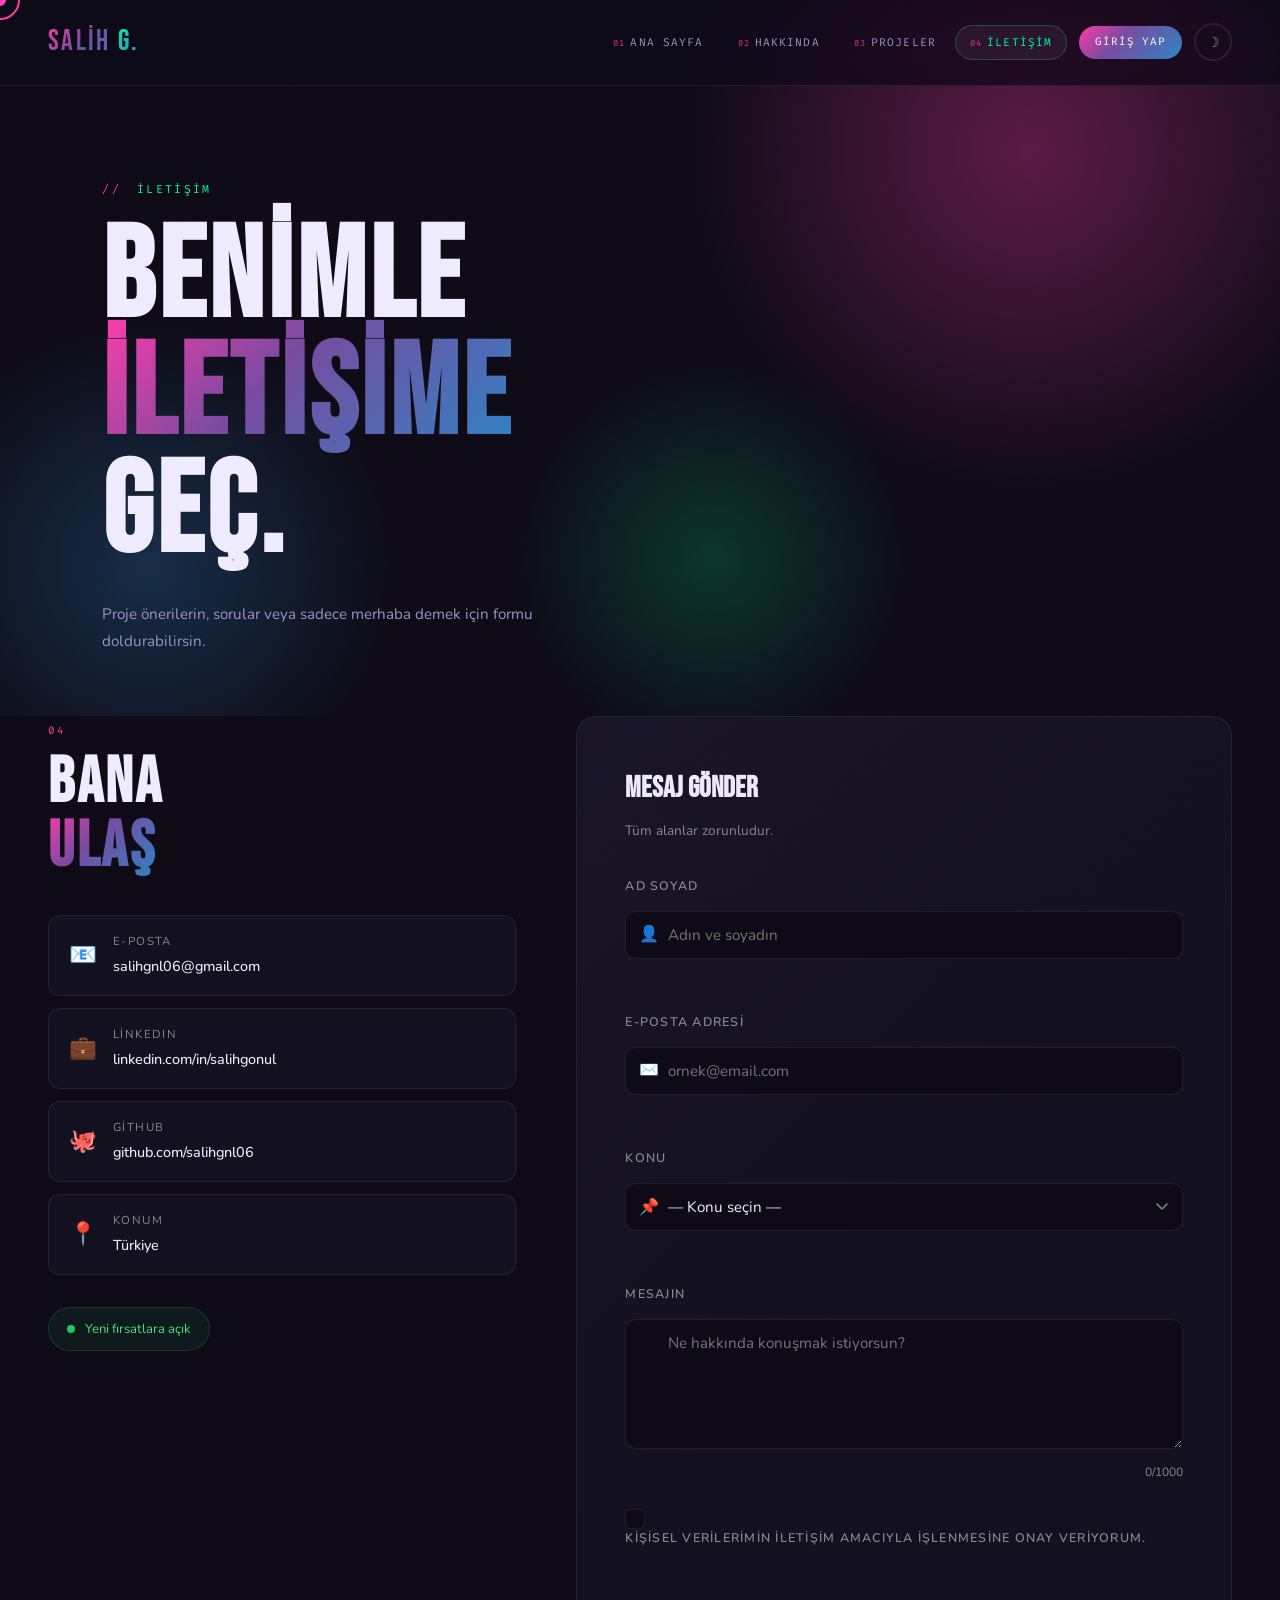
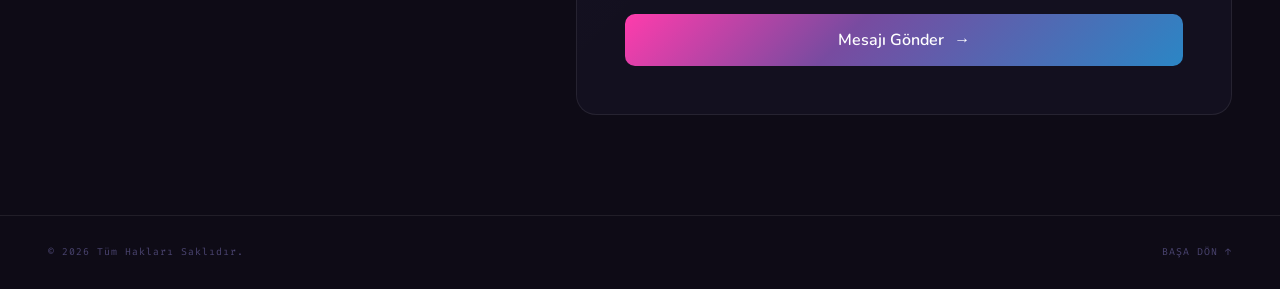
<file: pages/contact.html>
<!DOCTYPE html>
<html lang="tr">
<head>
  <meta charset="UTF-8">
  <meta name="viewport" content="width=device-width, initial-scale=1.0">
  <title>İletişim — Salih Gönül</title>
  <link rel="icon" type="image/svg+xml" href="../assets/img/favicon.svg">
  <link rel="stylesheet" href="../assets/css/style.css">
  <link rel="stylesheet" href="../assets/css/contact.css">
</head>
<body>

  <div class="cursor"></div>
  <div class="cursor-ring"></div>

  <header>
    <a href="../index.html" class="logo">Salih <span>G.</span></a>
    <div class="header-right">
      <nav>
        <a href="../index.html"        data-num="01">Ana Sayfa</a>
        <a href="about.html"           data-num="02">Hakkında</a>
        <a href="projeler.html"        data-num="03">Projeler</a>
        <a href="contact.html"         data-num="04" class="active">İletişim</a>
      </nav>
      <a href="auth.html" class="nav-auth-btn" id="navAuthBtn">Giriş Yap</a>
      <button class="theme-toggle" aria-label="Tema değiştir">
        <span class="icon-moon">☽</span>
        <span class="icon-sun">☀</span>
      </button>
      <button class="hamburger" aria-label="Menüyü aç/kapat" aria-expanded="false">
        <span></span><span></span><span></span>
      </button>
    </div>
  </header>

  <!-- MOBİL MENÜ -->
  <div class="mobile-menu" id="mobileMenu" aria-hidden="true">
    <div class="mobile-menu-inner">
      <nav class="mobile-nav">
        <a href="../index.html"  data-num="01">Ana Sayfa</a>
        <a href="about.html"    data-num="02">Hakkında</a>
        <a href="projeler.html" data-num="03">Projeler</a>
        <a href="contact.html"  data-num="04">İletişim</a>
        <a href="auth.html"     data-num="05">Giriş Yap</a>
      </nav>
    </div>
  </div>
  <div class="mobile-overlay" id="mobileOverlay"></div>

  <!-- HERO -->
  <section class="contact-hero">
    <div class="hero-bg"></div>
    <div class="hero-blob3"></div>
    <div class="hero-tag">İletişim</div>
    <h1 class="hero-title">
      Benimle<br><em>İletişime</em><br>Geç.
    </h1>
    <p class="hero-sub">
      Proje önerilerin, sorular veya sadece merhaba demek için formu doldurabilirsin.
    </p>
  </section>

  <!-- FORM + BİLGİ -->
  <section class="section contact-section">
    <div class="contact-layout">

      <!-- Sol: Bilgi Kartları -->
      <div class="contact-info reveal">
        <div class="info-heading">
          <span class="section-num">04</span>
          <h2 class="section-title" style="margin-top:8px;">Bana<br><em>Ulaş</em></h2>
        </div>

        <div class="info-cards">
          <a href="mailto:salihgnl06@gmail.com" class="info-card">
            <span class="info-icon">📧</span>
            <div>
              <div class="info-label">E-posta</div>
              <div class="info-value">salihgnl06@gmail.com</div>
            </div>
          </a>
          <a href="https://linkedin.com/in/salihgonul" target="_blank" rel="noopener" class="info-card">
            <span class="info-icon">💼</span>
            <div>
              <div class="info-label">LinkedIn</div>
              <div class="info-value">linkedin.com/in/salihgonul</div>
            </div>
          </a>
          <a href="https://github.com/salihgnl06" target="_blank" rel="noopener" class="info-card">
            <span class="info-icon">🐙</span>
            <div>
              <div class="info-label">GitHub</div>
              <div class="info-value">github.com/salihgnl06</div>
            </div>
          </a>
          <div class="info-card no-link">
            <span class="info-icon">📍</span>
            <div>
              <div class="info-label">Konum</div>
              <div class="info-value">Türkiye</div>
            </div>
          </div>
        </div>

        <div class="availability-badge">
          <span class="pulse-dot"></span>
          <span>Yeni fırsatlara açık</span>
        </div>
      </div>

      <!-- Sağ: Form -->
      <div class="contact-form-wrapper reveal reveal-delay-2">
        <div class="form-card">
          <div class="form-card-header">
            <h3>Mesaj Gönder</h3>
            <p>Tüm alanlar zorunludur.</p>
          </div>

          <form id="contactForm" novalidate>

            <!-- Ad Soyad -->
            <div class="form-group" id="group-name">
              <label for="name">Ad Soyad</label>
              <div class="input-wrapper">
                <span class="input-icon">👤</span>
                <input
                  type="text"
                  id="name"
                  name="name"
                  placeholder="Adın ve soyadın"
                  required
                  minlength="2"
                  autocomplete="name"
                />
              </div>
              <span class="field-error" id="error-name" aria-live="polite"></span>
            </div>

            <!-- E-posta -->
            <div class="form-group" id="group-email">
              <label for="email">E-posta Adresi</label>
              <div class="input-wrapper">
                <span class="input-icon">✉️</span>
                <input
                  type="email"
                  id="email"
                  name="email"
                  placeholder="ornek@email.com"
                  required
                  autocomplete="email"
                />
              </div>
              <span class="field-error" id="error-email" aria-live="polite"></span>
            </div>

            <!-- Konu -->
            <div class="form-group" id="group-subject">
              <label for="subject">Konu</label>
              <div class="input-wrapper">
                <span class="input-icon">📌</span>
                <select id="subject" name="subject" required>
                  <option value="">— Konu seçin —</option>
                  <option value="iş-birliği">İş Birliği Teklifi</option>
                  <option value="proje">Proje Hakkında</option>
                  <option value="freelance">Freelance İş</option>
                  <option value="soru">Genel Soru</option>
                  <option value="diğer">Diğer</option>
                </select>
              </div>
              <span class="field-error" id="error-subject" aria-live="polite"></span>
            </div>

            <!-- Mesaj -->
            <div class="form-group" id="group-message">
              <label for="message">Mesajın</label>
              <div class="input-wrapper textarea-wrapper">
                <textarea
                  id="message"
                  name="message"
                  placeholder="Ne hakkında konuşmak istiyorsun?"
                  required
                  minlength="10"
                  maxlength="1000"
                  rows="5"
                ></textarea>
              </div>
              <div class="char-count-row">
                <span class="field-error" id="error-message" aria-live="polite"></span>
                <span class="char-count"><span id="charCount">0</span>/1000</span>
              </div>
            </div>

            <!-- KVKK -->
            <div class="form-group checkbox-group" id="group-kvkk">
              <label class="checkbox-label">
                <input type="checkbox" id="kvkk" name="kvkk" required />
                <span class="checkbox-custom"></span>
                <span>Kişisel verilerimin iletişim amacıyla işlenmesine onay veriyorum.</span>
              </label>
              <span class="field-error" id="error-kvkk" aria-live="polite"></span>
            </div>

            <button type="submit" class="submit-btn" id="submitBtn">
              <span class="btn-text">Mesajı Gönder</span>
              <span class="btn-icon">→</span>
              <span class="btn-spinner" aria-hidden="true"></span>
            </button>

          </form>

          <!-- Başarı Mesajı -->
          <div class="success-message" id="successMessage" aria-live="assertive" hidden>
            <div class="success-icon">✅</div>
            <h4>Mesajın Alındı!</h4>
            <p>Teşekkürler! En kısa sürede sana dönüş yapacağım.</p>
            <button class="hero-cta" id="resetFormBtn" style="margin-top:16px;display:inline-flex;">
              <span>Yeni Mesaj Gönder</span><span>→</span>
            </button>
          </div>

        </div>
      </div>

    </div>
  </section>

  <footer>
    <span class="footer-copy">© 2026 Tüm Hakları Saklıdır.</span>
    <a href="#" class="footer-back" onclick="window.scrollTo({top:0,behavior:'smooth'});return false;">Başa Dön ↑</a>
  </footer>

  <button class="scroll-top-btn" id="scrollTopBtn" aria-label="Yukarıya çık" title="Yukarıya Çık">↑</button>

  <script src="../assets/js/main.js"></script>
  <script src="../assets/js/contact.js"></script>
</body>
</html>
</file>
<file: assets/css/style.css>
@import url('https://fonts.googleapis.com/css2?family=Bebas+Neue&family=Nunito:ital,wght@0,400;0,600;0,800;0,900;1,400;1,800&family=Fira+Code:wght@400;500&display=swap');

*, *::before, *::after { box-sizing: border-box; margin: 0; padding: 0; }

:root {
  --c1: #ff3cac;
  --c2: #784ba0;
  --c3: #2b86c5;
  --c4: #00f5a0;
  --c5: #f9c74f;
  --c6: #f8961e;
  --c7: #ff006e;

  --bg:  #0e0b16;
  --bg2: #13101f;
  --bg3: #1c1730;
  --card: #16122a;

  --text:       #f0ecff;
  --text-muted: #9b94c4;
  --text-dim:   #4a4470;
  --border:     rgba(255,255,255,0.08);

  --grad-hero: linear-gradient(135deg, #ff3cac 0%, #784ba0 40%, #2b86c5 100%);
  --grad-warm: linear-gradient(135deg, #f9c74f 0%, #f8961e 50%, #ff006e 100%);
  --grad-cool: linear-gradient(135deg, #00f5a0 0%, #2b86c5 100%);
  --grad-fire: linear-gradient(135deg, #ff3cac 0%, #f8961e 100%);

  --font-display: 'Bebas Neue', sans-serif;
  --font-body:    'Nunito', sans-serif;
  --font-mono:    'Fira Code', monospace;
  --ease: cubic-bezier(0.4, 0, 0.2, 1);
}

[data-theme="light"] {
  --bg:  #faf8ff;
  --bg2: #f0ecff;
  --bg3: #e6e0f8;
  --card: #ffffff;
  --text:       #0e0b16;
  --text-muted: #4a3f80;
  --text-dim:   #9b94c4;
  --border:     rgba(0,0,0,0.08);
}

html { scroll-behavior: smooth; }

body {
  background: var(--bg);
  color: var(--text);
  font-family: var(--font-body);
  font-size: 16px;
  line-height: 1.7;
  overflow-x: hidden;
  cursor: none;
  transition: background 0.4s, color 0.4s;
}

body::after {
  content: '';
  position: fixed; inset: 0; pointer-events: none; z-index: 9000;
  background-image: url("data:image/svg+xml,%3Csvg viewBox='0 0 512 512' xmlns='http://www.w3.org/2000/svg'%3E%3Cfilter id='g'%3E%3CfeTurbulence type='fractalNoise' baseFrequency='0.9' numOctaves='4' stitchTiles='stitch'/%3E%3C/filter%3E%3Crect width='100%25' height='100%25' filter='url(%23g)' opacity='0.04'/%3E%3C/svg%3E");
  opacity: 0.35;
}

/* ── CURSOR ── */
.cursor {
  position: fixed; top: 0; left: 0;
  width: 12px; height: 12px; border-radius: 50%;
  background: var(--c1);
  pointer-events: none; z-index: 9999;
  transform: translate(-50%,-50%);
  transition: width .25s var(--ease), height .25s var(--ease);
  mix-blend-mode: screen;
}
.cursor-ring {
  position: fixed; top: 0; left: 0;
  width: 40px; height: 40px; border-radius: 50%;
  border: 2px solid var(--c1);
  pointer-events: none; z-index: 9998;
  transform: translate(-50%,-50%);
  transition: width .4s var(--ease), height .4s var(--ease), border-color .3s;
}
[data-theme="light"] .cursor-ring { border-color: var(--c2); }
.cursor.hover { width: 8px; height: 8px; }
.cursor-ring.hover { width: 60px; height: 60px; border-color: var(--c4); }

/* ── SCROLLBAR ── */
::-webkit-scrollbar { width: 4px; }
::-webkit-scrollbar-track { background: var(--bg); }
::-webkit-scrollbar-thumb { background: var(--c1); border-radius: 4px; }

/* ── HEADER ── */
header {
  position: fixed; top: 0; left: 0; right: 0; z-index: 500;
  display: flex; align-items: center; justify-content: space-between;
  padding: 18px 48px;
  background: rgba(14,11,22,0.78);
  backdrop-filter: blur(24px) saturate(200%);
  border-bottom: 1px solid var(--border);
  transition: padding .4s var(--ease), background .4s;
}
[data-theme="light"] header { background: rgba(250,248,255,0.82); }
header.scrolled { padding: 12px 48px; }

.logo {
  font-family: var(--font-display);
  font-size: 1.8rem; letter-spacing: .08em;
  text-decoration: none; color: transparent;
  background: var(--grad-hero); -webkit-background-clip: text; background-clip: text;
}
.logo span { background: var(--grad-cool); -webkit-background-clip: text; background-clip: text; color: transparent; }

.header-right { display: flex; align-items: center; gap: 12px; }

nav { display: flex; align-items: center; gap: 4px; }
nav a {
  font-family: var(--font-mono); font-size: .7rem;
  letter-spacing: .1em; text-transform: uppercase;
  color: var(--text-muted); text-decoration: none;
  padding: 7px 14px; border: 1px solid transparent; border-radius: 40px;
  transition: color .3s, border-color .3s, background .3s;
}
nav a::before { content: attr(data-num); font-size: .55rem; color: var(--c1); margin-right: 5px; opacity: .8; }
nav a:hover, nav a.active { color: var(--text); border-color: var(--border); background: rgba(255,255,255,.05); }
nav a.active { color: var(--c4); border-color: rgba(0,245,160,.25); }

/* ── GİRİŞ YAP / KULLANICI BUTONU ── */
.nav-auth-btn {
  font-family: var(--font-mono); font-size: .68rem; letter-spacing: .08em;
  text-transform: uppercase; text-decoration: none;
  padding: 7px 16px; border-radius: 40px;
  background: var(--grad-hero); color: #fff !important;
  border: none !important; flex-shrink: 0;
  transition: opacity .2s, transform .2s;
  white-space: nowrap;
}
.nav-auth-btn::before { display: none !important; }
.nav-auth-btn:hover { opacity: .85; transform: scale(1.04); background: var(--grad-hero) !important; border: none !important; }
.nav-auth-btn.logged-in {
  background: rgba(255,255,255,.08) !important;
  border: 1px solid rgba(255,255,255,.15) !important;
  color: var(--text) !important;
}
[data-theme="light"] .nav-auth-btn.logged-in {
  background: rgba(0,0,0,.05) !important;
  border: 1px solid rgba(0,0,0,.12) !important;
  color: var(--text) !important;
}

.theme-toggle {
  display: flex; align-items: center; justify-content: center;
  width: 38px; height: 38px; border-radius: 50%;
  border: 2px solid var(--border); background: none; cursor: none;
  color: var(--text-muted); font-size: .9rem;
  transition: border-color .3s, color .3s, transform .3s; flex-shrink: 0;
}
.theme-toggle:hover { border-color: var(--c5); color: var(--c5); transform: rotate(20deg); }
.theme-toggle .icon-sun { display: none; }
.theme-toggle .icon-moon { display: block; }
[data-theme="light"] .theme-toggle .icon-sun { display: block; }
[data-theme="light"] .theme-toggle .icon-moon { display: none; }

/* ── HERO ── */
.hero {
  min-height: 100vh;
  display: flex; flex-direction: column; justify-content: center;
  padding: 140px 48px 80px;
  position: relative; overflow: hidden;
}

.hero-bg {
  position: absolute; inset: 0; z-index: 0; overflow: hidden;
}
.hero-bg::before {
  content: '';
  position: absolute; width: 700px; height: 700px; border-radius: 50%;
  background: radial-gradient(circle, rgba(255,60,172,.32) 0%, transparent 70%);
  top: -200px; right: -100px;
  animation: blobMove 8s ease-in-out infinite alternate;
}
.hero-bg::after {
  content: '';
  position: absolute; width: 500px; height: 500px; border-radius: 50%;
  background: radial-gradient(circle, rgba(43,134,197,.28) 0%, transparent 70%);
  bottom: -100px; left: -100px;
  animation: blobMove 10s ease-in-out 2s infinite alternate-reverse;
}
.hero-blob3 {
  position: absolute; width: 400px; height: 400px; border-radius: 50%;
  background: radial-gradient(circle, rgba(0,245,160,.18) 0%, transparent 70%);
  top: 50%; left: 40%;
  animation: blobMove 12s ease-in-out 1s infinite alternate;
}

@keyframes blobMove {
  from { transform: translate(0,0) scale(1); }
  to   { transform: translate(40px,30px) scale(1.1); }
}

.hero-lines {
  position: absolute; inset: 0; z-index: 0;
  background-image:
    linear-gradient(rgba(255,255,255,.025) 1px, transparent 1px),
    linear-gradient(90deg, rgba(255,255,255,.025) 1px, transparent 1px);
  background-size: 60px 60px;
}

.hero-tag {
  font-family: var(--font-mono); font-size: .72rem;
  letter-spacing: .2em; text-transform: uppercase;
  color: var(--c4); margin-bottom: 20px;
  display: flex; align-items: center; gap: 12px;
  position: relative; z-index: 1;
  opacity: 0; animation: fadeUp .8s .2s var(--ease) forwards;
}
.hero-tag::before { content: '//'; color: var(--c1); margin-right: 4px; }

.hero-title {
  font-family: var(--font-display);
  font-size: clamp(4rem, 10vw, 10rem);
  line-height: .92; letter-spacing: .03em; color: var(--text);
  position: relative; z-index: 1;
  opacity: 0; animation: fadeUp .9s .4s var(--ease) forwards;
}
.hero-title em {
  font-style: normal;
  background: var(--grad-hero); -webkit-background-clip: text; background-clip: text; color: transparent;
}

.hero-sub {
  max-width: 520px; margin-top: 28px;
  font-size: .95rem; color: var(--text-muted); line-height: 1.8;
  position: relative; z-index: 1;
  opacity: 0; animation: fadeUp .8s .6s var(--ease) forwards;
}

.hero-bottom {
  display: flex; align-items: flex-end; justify-content: space-between;
  margin-top: 56px; flex-wrap: wrap; gap: 32px;
  position: relative; z-index: 1;
  opacity: 0; animation: fadeUp .8s .8s var(--ease) forwards;
}

.hero-cta {
  display: inline-flex; align-items: center; gap: 12px;
  font-family: var(--font-mono); font-size: .75rem;
  letter-spacing: .12em; text-transform: uppercase;
  padding: 14px 30px; text-decoration: none; border-radius: 4px;
  background: var(--grad-hero); color: #fff; font-weight: 600;
  transition: transform .3s var(--ease), box-shadow .3s;
  box-shadow: 0 0 30px rgba(255,60,172,.3);
}
.hero-cta:hover { transform: translateY(-3px); box-shadow: 0 8px 40px rgba(255,60,172,.5); }
.hero-cta.secondary {
  background: transparent; border: 2px solid rgba(255,255,255,.2);
  color: var(--text-muted); box-shadow: none;
}
.hero-cta.secondary:hover { border-color: var(--c4); color: var(--c4); box-shadow: 0 0 20px rgba(0,245,160,.2); }
.hero-cta span { position: relative; z-index: 1; }

.hero-stats { display: flex; gap: 40px; }
.stat-item { text-align: center; }
.stat-num {
  font-family: var(--font-display); font-size: 3rem; line-height: 1; display: block;
  background: var(--grad-warm); -webkit-background-clip: text; background-clip: text; color: transparent;
}
.stat-label {
  font-family: var(--font-mono); font-size: .6rem;
  letter-spacing: .15em; text-transform: uppercase; color: var(--text-dim);
}

.hero-scroll {
  display: flex; flex-direction: column; align-items: center; gap: 8px;
  font-family: var(--font-mono); font-size: .62rem;
  letter-spacing: .15em; text-transform: uppercase; color: var(--text-dim);
}
.hero-scroll-line {
  width: 1px; height: 50px;
  background: linear-gradient(to bottom, var(--c1), transparent);
  animation: scrollPulse 2s ease-in-out infinite;
}

/* ── SECTIONS ── */
.section { padding: 100px 48px; position: relative; }
.section-header { display: flex; align-items: flex-start; gap: 20px; margin-bottom: 60px; }
.section-num { font-family: var(--font-mono); font-size: .68rem; letter-spacing: .15em; color: var(--c1); padding-top: 10px; }
.section-title {
  font-family: var(--font-display); font-size: clamp(2.5rem, 5vw, 5rem);
  line-height: 1; letter-spacing: .04em; color: var(--text);
}
.section-title em {
  font-style: normal;
  background: var(--grad-hero); -webkit-background-clip: text; background-clip: text; color: transparent;
}

/* ── ABOUT PREVIEW ── */
.about-grid { display: grid; grid-template-columns: 1fr 1fr; gap: 80px; align-items: center; }
.about-text p { color: var(--text-muted); line-height: 1.9; margin-bottom: 20px; font-size: .93rem; }
.about-text p:first-child { font-size: 1.05rem; color: var(--text); }

.skill-pills { display: flex; flex-wrap: wrap; gap: 10px; margin-top: 32px; }
.pill {
  font-family: var(--font-mono); font-size: .68rem;
  letter-spacing: .08em; text-transform: uppercase;
  padding: 7px 16px; border-radius: 40px;
  cursor: none; border: 2px solid transparent;
  transition: transform .3s var(--ease), box-shadow .3s;
}
.pill:nth-child(1) { background: rgba(255,60,172,.12); color: var(--c1); border-color: rgba(255,60,172,.3); }
.pill:nth-child(2) { background: rgba(120,75,160,.15); color: #b388ff; border-color: rgba(120,75,160,.3); }
.pill:nth-child(3) { background: rgba(43,134,197,.12); color: #64b5f6; border-color: rgba(43,134,197,.3); }
.pill:nth-child(4) { background: rgba(0,245,160,.1); color: var(--c4); border-color: rgba(0,245,160,.3); }
.pill:nth-child(5) { background: rgba(249,199,79,.1); color: var(--c5); border-color: rgba(249,199,79,.3); }
.pill:nth-child(6) { background: rgba(248,150,30,.1); color: var(--c6); border-color: rgba(248,150,30,.3); }
.pill span { position: relative; z-index: 1; }
.pill:hover { transform: translateY(-3px); box-shadow: 0 8px 20px rgba(0,0,0,.3); }

.about-visual {
  position: relative; aspect-ratio: 3/4; max-height: 480px;
  display: flex; align-items: center; justify-content: center;
  overflow: hidden; border-radius: 8px;
  background: var(--bg3); border: 1px solid var(--border);
}
.about-visual::before {
  content: ''; position: absolute; inset: 0;
  background: linear-gradient(135deg, rgba(255,60,172,.12) 0%, rgba(43,134,197,.1) 100%);
}
.about-visual-initials {
  font-family: var(--font-display); font-size: 9rem; letter-spacing: -.03em;
  background: var(--grad-hero); -webkit-background-clip: text; background-clip: text;
  color: transparent; opacity: .18; user-select: none;
}
.about-deco {
  position: absolute; bottom: 20px; right: 20px;
  font-family: var(--font-mono); font-size: .6rem;
  letter-spacing: .12em; text-transform: uppercase; color: var(--text-dim);
  writing-mode: vertical-rl;
}

/* ── PROJECTS LIST ── */
.projects-list { display: flex; flex-direction: column; }
.project-item {
  display: grid; grid-template-columns: 70px 1fr auto;
  align-items: center; gap: 32px;
  padding: 28px 0; border-bottom: 1px solid var(--border);
  position: relative; cursor: none;
  transition: padding-left .4s var(--ease);
}
.project-item::before {
  content: ''; position: absolute;
  left: -48px; right: -48px; top: 0; bottom: 0;
  background: var(--bg3); opacity: 0; transition: opacity .3s;
}
.project-item:hover::before { opacity: 1; }
.project-item:hover { padding-left: 20px; }
.project-num {
  font-family: var(--font-mono); font-size: .62rem; letter-spacing: .12em;
  background: var(--grad-hero); -webkit-background-clip: text; background-clip: text; color: transparent;
  position: relative; z-index: 1;
}
.project-info { position: relative; z-index: 1; }
.project-name {
  font-family: var(--font-display); font-size: 1.8rem; letter-spacing: .04em;
  color: var(--text); margin-bottom: 4px; transition: all .3s;
}
.project-item:hover .project-name {
  background: var(--grad-hero); -webkit-background-clip: text; background-clip: text; color: transparent;
}
.project-desc { font-size: .82rem; color: var(--text-muted); }
.project-tags { display: flex; gap: 8px; position: relative; z-index: 1; flex-wrap: wrap; }
.tag {
  font-family: var(--font-mono); font-size: .58rem;
  letter-spacing: .08em; text-transform: uppercase;
  color: var(--text-dim); border: 1px solid var(--border); padding: 4px 10px; border-radius: 3px;
}

/* ── CONTACT ── */
.contact-grid { display: grid; grid-template-columns: 1fr 1fr; gap: 80px; }
.contact-left h3 { font-family: var(--font-display); font-size: 2rem; letter-spacing: .04em; margin-bottom: 20px; }
.contact-left p { color: var(--text-muted); font-size: .9rem; line-height: 1.8; margin-bottom: 36px; }
.contact-links { display: flex; flex-direction: column; gap: 14px; }
.contact-link {
  display: flex; align-items: center; gap: 16px;
  font-family: var(--font-mono); font-size: .73rem; letter-spacing: .08em;
  color: var(--text-muted); text-decoration: none;
  padding: 12px 16px; border-radius: 8px; border: 1px solid var(--border);
  transition: all .3s var(--ease);
}
.contact-link:hover { border-color: var(--c1); color: var(--text); background: rgba(255,60,172,.06); transform: translateX(6px); }
.contact-link-icon {
  width: 34px; height: 34px; border-radius: 6px;
  display: flex; align-items: center; justify-content: center;
  font-size: .85rem; background: var(--bg3); border: 1px solid var(--border);
  transition: background .3s;
}
.contact-link:hover .contact-link-icon { background: rgba(255,60,172,.15); }

.contact-form { display: flex; flex-direction: column; gap: 18px; }
.form-group { display: flex; flex-direction: column; gap: 7px; }
.form-label { font-family: var(--font-mono); font-size: .63rem; letter-spacing: .15em; text-transform: uppercase; color: var(--text-dim); }
.form-input, .form-textarea {
  background: var(--bg3); border: 1px solid var(--border);
  color: var(--text); font-family: var(--font-body); font-size: .9rem;
  padding: 13px 16px; outline: none; resize: none; border-radius: 6px;
  transition: border-color .3s, box-shadow .3s;
}
.form-input:focus, .form-textarea:focus { border-color: var(--c1); box-shadow: 0 0 0 3px rgba(255,60,172,.12); }
.form-textarea { height: 120px; }
.form-submit {
  font-family: var(--font-mono); font-size: .72rem;
  letter-spacing: .12em; text-transform: uppercase;
  color: #fff; border: none; padding: 15px 32px; cursor: none; border-radius: 6px;
  background: var(--grad-hero);
  transition: transform .3s var(--ease), box-shadow .3s;
  box-shadow: 0 0 24px rgba(255,60,172,.3);
}
.form-submit:hover { transform: translateY(-2px); box-shadow: 0 6px 30px rgba(255,60,172,.5); }
.form-submit span { position: relative; z-index: 1; }

/* ── FOOTER ── */
footer { border-top: 1px solid var(--border); padding: 28px 48px; display: flex; align-items: center; justify-content: space-between; }
.footer-copy { font-family: var(--font-mono); font-size: .62rem; letter-spacing: .1em; color: var(--text-dim); }
.footer-back {
  font-family: var(--font-mono); font-size: .62rem;
  letter-spacing: .1em; text-transform: uppercase;
  color: var(--text-dim); text-decoration: none;
  display: flex; align-items: center; gap: 8px; transition: color .3s;
}
.footer-back:hover { color: var(--c4); }

/* ── PAGE HERO ── */
.page-hero {
  padding: 160px 48px 80px; position: relative; overflow: hidden;
  border-bottom: 1px solid var(--border);
}
.page-hero::before {
  content: ''; position: absolute; inset: 0;
  background: radial-gradient(ellipse 50% 80% at 90% 50%, rgba(255,60,172,.12) 0%, transparent 60%),
              radial-gradient(ellipse 40% 60% at 10% 80%, rgba(0,245,160,.08) 0%, transparent 60%);
}
.page-hero-tag {
  font-family: var(--font-mono); font-size: .7rem;
  letter-spacing: .2em; text-transform: uppercase; color: var(--c4);
  display: flex; align-items: center; gap: 12px; margin-bottom: 20px; position: relative;
}
.page-hero-tag::before { content: '//'; color: var(--c1); margin-right: 4px; }
.page-hero h1 {
  font-family: var(--font-display); font-size: clamp(3rem, 8vw, 7.5rem);
  line-height: .92; letter-spacing: .04em; color: var(--text); position: relative;
}
.page-hero h1 em {
  font-style: normal;
  background: var(--grad-hero); -webkit-background-clip: text; background-clip: text; color: transparent;
}

/* ── ABOUT PAGE ── */
.about-content { padding: 80px 48px; }
.about-full-grid { display: grid; grid-template-columns: 1fr 2fr; gap: 80px; }
.about-sidebar { position: sticky; top: 100px; height: fit-content; }
.about-card {
  background: var(--card); border: 1px solid var(--border);
  padding: 28px; border-radius: 12px; box-shadow: 0 0 40px rgba(255,60,172,.05);
}
.about-avatar {
  width: 100%; aspect-ratio: 1;
  display: flex; align-items: center; justify-content: center;
  font-family: var(--font-display); font-size: 5rem; letter-spacing: -.02em;
  margin-bottom: 20px; border-radius: 8px; border-bottom: 1px solid var(--border);
  background: linear-gradient(135deg, rgba(255,60,172,.1) 0%, rgba(43,134,197,.1) 100%);
}
.about-avatar-text {
  background: var(--grad-hero); -webkit-background-clip: text; background-clip: text; color: transparent;
  font-family: var(--font-display); font-size: 5rem; opacity: .25;
}
.about-card h2 { font-family: var(--font-display); font-size: 1.6rem; letter-spacing: .04em; margin-bottom: 4px; }
.about-card .role {
  font-family: var(--font-mono); font-size: .65rem; letter-spacing: .12em; text-transform: uppercase;
  background: var(--grad-hero); -webkit-background-clip: text; background-clip: text; color: transparent;
  margin-bottom: 20px; display: block;
}
.about-card .meta-item { display: flex; justify-content: space-between; padding: 9px 0; border-bottom: 1px solid var(--border); font-size: .82rem; }
.about-card .meta-key { color: var(--text-dim); font-family: var(--font-mono); font-size: .62rem; letter-spacing: .08em; }
.about-card .meta-val { color: var(--text-muted); }

.about-main h3 { font-family: var(--font-display); font-size: 2rem; letter-spacing: .04em; color: var(--text); margin-bottom: 16px; margin-top: 48px; }
.about-main h3:first-child { margin-top: 0; }
.about-main p { color: var(--text-muted); font-size: .92rem; line-height: 1.9; margin-bottom: 16px; }

.skills-grid { display: grid; grid-template-columns: repeat(2, 1fr); gap: 14px; margin-top: 20px; }
.skill-block {
  background: var(--card); border: 1px solid var(--border);
  padding: 18px 20px; border-radius: 8px; transition: border-color .3s, transform .3s;
}
.skill-block:hover { border-color: var(--c1); transform: translateY(-2px); }
.skill-block-name { font-family: var(--font-mono); font-size: .68rem; letter-spacing: .1em; text-transform: uppercase; color: var(--text-muted); margin-bottom: 12px; }
.skill-bar-wrap { background: rgba(255,255,255,.06); height: 3px; border-radius: 3px; overflow: hidden; }
.skill-bar { height: 3px; border-radius: 3px; background: var(--grad-hero); }

.timeline { margin-top: 20px; }
.timeline-item { display: grid; grid-template-columns: 90px 1fr; gap: 20px; padding: 20px 0; border-bottom: 1px solid var(--border); }
.timeline-year {
  font-family: var(--font-mono); font-size: .68rem; letter-spacing: .1em;
  background: var(--grad-warm); -webkit-background-clip: text; background-clip: text; color: transparent;
  padding-top: 4px;
}
.timeline-title { font-size: .95rem; color: var(--text); margin-bottom: 4px; font-weight: 700; }
.timeline-sub { font-size: .8rem; color: var(--text-muted); }

/* ── PROJECTS PAGE ── */
.projects-content { padding: 80px 48px; }
.projects-filter { display: flex; gap: 10px; margin-bottom: 50px; flex-wrap: wrap; }
.filter-btn {
  font-family: var(--font-mono); font-size: .65rem; letter-spacing: .1em; text-transform: uppercase;
  color: var(--text-dim); background: var(--bg3); border: 1px solid var(--border);
  padding: 8px 20px; border-radius: 40px; cursor: none; transition: all .3s;
}
.filter-btn:hover { color: var(--text); border-color: rgba(255,255,255,.2); }
.filter-btn.active { background: var(--grad-hero); color: #fff; border-color: transparent; box-shadow: 0 0 20px rgba(255,60,172,.3); }

.projects-grid { display: grid; grid-template-columns: repeat(auto-fill, minmax(320px, 1fr)); gap: 24px; }
.project-card {
  background: var(--card); border: 1px solid var(--border); border-radius: 12px;
  overflow: hidden; cursor: none; transition: transform .4s var(--ease), border-color .3s, box-shadow .3s;
}
.project-card:hover { transform: translateY(-6px); border-color: rgba(255,60,172,.3); box-shadow: 0 16px 50px rgba(255,60,172,.12); }
.project-card-header {
  height: 180px; display: flex; align-items: center; justify-content: center;
  position: relative; overflow: hidden;
}
.project-card-header::after {
  content: ''; position: absolute; inset: 0;
  background: linear-gradient(to bottom, transparent 60%, var(--card));
}
.project-card-icon { font-size: 3.5rem; opacity: .5; position: relative; z-index: 1; transition: transform .4s var(--ease), opacity .4s; }
.project-card:hover .project-card-icon { transform: scale(1.25); opacity: .8; }
.project-card-body { padding: 24px; }
.project-card-num { font-family: var(--font-mono); font-size: .58rem; letter-spacing: .15em; color: var(--text-dim); margin-bottom: 8px; }
.project-card-name { font-family: var(--font-display); font-size: 1.5rem; letter-spacing: .04em; color: var(--text); margin-bottom: 10px; transition: all .3s; }
.project-card:hover .project-card-name { background: var(--grad-hero); -webkit-background-clip: text; background-clip: text; color: transparent; }
.project-card-desc { font-size: .82rem; color: var(--text-muted); line-height: 1.7; margin-bottom: 18px; }
.project-card-tech { display: flex; flex-wrap: wrap; gap: 6px; }
.tech-tag {
  font-family: var(--font-mono); font-size: .58rem; letter-spacing: .06em; text-transform: uppercase;
  padding: 3px 10px; border-radius: 20px; border: 1px solid var(--border); color: var(--text-dim); transition: all .3s;
}
.project-card:hover .tech-tag { border-color: rgba(255,60,172,.2); color: var(--c1); }

/* ── CONTACT PAGE ── */
.contact-content { padding: 80px 48px; }
.contact-full-grid { display: grid; grid-template-columns: 1fr 1fr; gap: 80px; }
.contact-big-email {
  font-family: var(--font-display); font-size: clamp(1.2rem, 2.5vw, 2rem); letter-spacing: .04em;
  background: var(--grad-hero); -webkit-background-clip: text; background-clip: text; color: transparent;
  text-decoration: none; display: block; margin-bottom: 44px; word-break: break-all; transition: opacity .3s;
}
.contact-big-email:hover { opacity: .7; }

/* ── ANIMATIONS ── */
@keyframes fadeUp {
  from { opacity: 0; transform: translateY(30px); }
  to   { opacity: 1; transform: translateY(0); }
}
@keyframes scrollPulse {
  0%, 100% { opacity: .3; transform: scaleY(.8); }
  50%       { opacity: 1;  transform: scaleY(1); }
}

.reveal { opacity: 0; transform: translateY(40px); transition: opacity .8s var(--ease), transform .8s var(--ease); }
.reveal.visible { opacity: 1; transform: translateY(0); }
.reveal-delay-1 { transition-delay: .1s; }
.reveal-delay-2 { transition-delay: .2s; }
.reveal-delay-3 { transition-delay: .3s; }
.reveal-delay-4 { transition-delay: .4s; }

/* ── RESPONSIVE ── */
@media (max-width: 900px) {
  header { padding: 14px 20px; }
  nav a { padding: 5px 8px; font-size: .62rem; }
  .hero, .section { padding-left: 20px; padding-right: 20px; }
  .hero { padding-top: 100px; }
  .about-grid, .contact-grid, .about-full-grid, .contact-full-grid { grid-template-columns: 1fr; gap: 40px; }
  .project-item { grid-template-columns: 60px 1fr; }
  .project-tags { display: none; }
  .hero-stats { display: none; }
  footer { padding: 20px; flex-direction: column; gap: 12px; text-align: center; }
  .page-hero { padding: 140px 20px 60px; }
  .about-content, .projects-content, .contact-content { padding: 60px 20px; }
  .projects-grid { grid-template-columns: 1fr; }
}

/* ══════════════════════════════════════════
   YENİ ETKİLEŞİMLER — JavaScript Özellikleri
   ══════════════════════════════════════════ */

/* ── MOBİL MENÜ ── */
.hamburger {
  display: none;
  flex-direction: column; gap: 5px; justify-content: center; align-items: center;
  width: 40px; height: 40px; border-radius: 8px; border: 2px solid var(--border);
  background: none; cursor: pointer; padding: 8px; z-index: 600;
  transition: border-color .3s;
}
.hamburger span {
  display: block; width: 20px; height: 2px;
  background: var(--text-muted); border-radius: 2px;
  transition: transform .35s var(--ease), opacity .3s, background .3s;
  transform-origin: center;
}
.hamburger.open span:nth-child(1) { transform: translateY(7px) rotate(45deg); background: var(--c1); }
.hamburger.open span:nth-child(2) { opacity: 0; transform: scaleX(0); }
.hamburger.open span:nth-child(3) { transform: translateY(-7px) rotate(-45deg); background: var(--c1); }
.hamburger:hover { border-color: var(--c1); }

.mobile-menu {
  position: fixed; top: 0; right: 0; width: min(320px, 85vw); height: 100vh;
  background: var(--bg2); border-left: 1px solid var(--border);
  z-index: 550; transform: translateX(100%);
  transition: transform .4s var(--ease);
  backdrop-filter: blur(20px); padding-top: 90px;
}
.mobile-menu.open { transform: translateX(0); }
.mobile-menu-inner { padding: 20px 32px; }
.mobile-nav { display: flex; flex-direction: column; gap: 4px; }
.mobile-nav a {
  font-family: var(--font-mono); font-size: .8rem; letter-spacing: .14em;
  text-transform: uppercase; color: var(--text-muted); text-decoration: none;
  padding: 14px 16px; border-radius: 8px; border: 1px solid transparent;
  display: flex; align-items: center; gap: 14px;
  transition: all .3s var(--ease);
  opacity: 0; transform: translateX(20px);
}
.mobile-menu.open .mobile-nav a { opacity: 1; transform: translateX(0); }
.mobile-menu.open .mobile-nav a:nth-child(1) { transition-delay: .1s; }
.mobile-menu.open .mobile-nav a:nth-child(2) { transition-delay: .15s; }
.mobile-menu.open .mobile-nav a:nth-child(3) { transition-delay: .2s; }
.mobile-menu.open .mobile-nav a:nth-child(4) { transition-delay: .25s; }
.mobile-nav a::before { content: attr(data-num); font-size: .6rem; color: var(--c1); }
.mobile-nav a:hover { color: var(--text); background: var(--bg3); border-color: var(--border); }
.mobile-nav a.active { color: var(--c4); border-color: rgba(0,245,160,.25); background: rgba(0,245,160,.06); }

.mobile-overlay {
  position: fixed; inset: 0; background: rgba(0,0,0,.6); z-index: 540;
  opacity: 0; pointer-events: none; transition: opacity .4s;
  backdrop-filter: blur(4px);
}
.mobile-overlay.open { opacity: 1; pointer-events: all; }

/* ── SLIDER ── */
.slider-wrapper { position: relative; }
.slider-viewport { overflow: hidden; border-radius: 12px; }
.slider-track {
  display: flex; gap: 0; transition: transform .5s var(--ease);
}
.slide {
  min-width: 100%; padding: 56px 48px; background: var(--card);
  border: 1px solid var(--border); border-radius: 12px; text-align: center;
  display: flex; flex-direction: column; align-items: center; gap: 16px;
}
.slide-icon { font-size: 4rem; filter: drop-shadow(0 0 20px rgba(255,60,172,.3)); }
.slide-name {
  font-family: var(--font-display); font-size: 3rem; letter-spacing: .06em;
  background: var(--grad-hero); -webkit-background-clip: text; background-clip: text; color: transparent;
}
.slide-desc { color: var(--text-muted); font-size: .9rem; line-height: 1.8; max-width: 480px; }

.slider-btn {
  position: absolute; top: 50%; transform: translateY(-50%);
  width: 44px; height: 44px; border-radius: 50%;
  background: var(--bg3); border: 2px solid var(--border);
  color: var(--text-muted); font-size: 1.4rem; z-index: 10;
  cursor: pointer; transition: all .3s; display: flex; align-items: center; justify-content: center;
  line-height: 1;
}
.slider-btn:hover { border-color: var(--c1); color: var(--c1); background: rgba(255,60,172,.1); }
.slider-prev { left: -22px; }
.slider-next { right: -22px; }
.slider-dots {
  display: flex; justify-content: center; gap: 8px; margin-top: 24px;
}
.slider-dot {
  width: 8px; height: 8px; border-radius: 4px; background: var(--text-dim);
  cursor: pointer; transition: all .3s; border: none;
}
.slider-dot.active { width: 24px; background: var(--c1); box-shadow: 0 0 10px rgba(255,60,172,.5); }

/* ── SEKMELİ İÇERİK ── */
.tabs-wrapper { max-width: 800px; }
.tabs-nav {
  display: flex; gap: 4px; margin-bottom: 28px;
  background: var(--bg3); padding: 5px; border-radius: 12px; border: 1px solid var(--border);
  width: fit-content;
}
.tab-btn {
  font-family: var(--font-mono); font-size: .68rem; letter-spacing: .1em; text-transform: uppercase;
  color: var(--text-dim); background: none; border: none;
  padding: 9px 22px; border-radius: 8px; cursor: pointer;
  transition: all .3s var(--ease);
}
.tab-btn.active { background: var(--grad-hero); color: #fff; box-shadow: 0 4px 16px rgba(255,60,172,.3); }
.tab-btn:not(.active):hover { color: var(--text); background: rgba(255,255,255,.05); }

.tab-panel { display: none; }
.tab-panel.active { display: block; animation: tabFadeIn .35s var(--ease); }
@keyframes tabFadeIn { from { opacity: 0; transform: translateY(10px); } to { opacity: 1; transform: translateY(0); } }

.tab-grid { display: grid; grid-template-columns: repeat(3, 1fr); gap: 20px; }
.tab-item {
  background: var(--card); border: 1px solid var(--border); border-radius: 12px;
  padding: 24px 20px; transition: transform .3s var(--ease), border-color .3s;
}
.tab-item:hover { transform: translateY(-4px); border-color: rgba(255,60,172,.3); }
.tab-icon { font-size: 2rem; margin-bottom: 12px; display: block; }
.tab-item strong { font-family: var(--font-display); font-size: 1.1rem; letter-spacing: .04em; color: var(--text); display: block; margin-bottom: 8px; }
.tab-item p { font-size: .8rem; color: var(--text-muted); line-height: 1.6; margin: 0; }

/* ── İSTATİSTİK SAYACI ── */
.stats-section { padding-top: 80px; padding-bottom: 80px; }
.stats-grid { display: grid; grid-template-columns: repeat(4, 1fr); gap: 32px; }
.stat-counter {
  text-align: center; padding: 40px 20px;
  background: var(--card); border: 1px solid var(--border); border-radius: 12px;
  transition: transform .3s, border-color .3s;
}
.stat-counter:hover { transform: translateY(-6px); border-color: rgba(255,60,172,.3); }
.counter-num {
  font-family: var(--font-display); font-size: 4rem; line-height: 1;
  background: var(--grad-hero); -webkit-background-clip: text; background-clip: text; color: transparent;
  margin-bottom: 12px; display: block;
  transition: none;
}
.counter-label {
  font-family: var(--font-mono); font-size: .65rem; letter-spacing: .15em; text-transform: uppercase;
  color: var(--text-dim);
}

/* ── YUKARIYA ÇIK ── */
.scroll-top-btn {
  position: fixed; bottom: 32px; right: 32px; z-index: 400;
  width: 48px; height: 48px; border-radius: 12px;
  background: var(--grad-hero); border: none; color: #fff;
  font-size: 1.2rem; font-weight: 700; cursor: pointer;
  box-shadow: 0 4px 24px rgba(255,60,172,.4);
  opacity: 0; transform: translateY(20px) scale(0.85);
  transition: opacity .4s var(--ease), transform .4s var(--ease), box-shadow .3s;
  pointer-events: none;
}
.scroll-top-btn.visible { opacity: 1; transform: translateY(0) scale(1); pointer-events: all; }
.scroll-top-btn:hover { box-shadow: 0 8px 36px rgba(255,60,172,.6); transform: translateY(-3px); }

/* ── MODAL ── */
.modal-overlay {
  position: fixed; inset: 0; z-index: 1000;
  display: flex; align-items: center; justify-content: center;
  padding: 20px;
  background: rgba(0,0,0,.7); backdrop-filter: blur(8px);
  opacity: 0; pointer-events: none;
  transition: opacity .4s var(--ease);
}
.modal-overlay.open { opacity: 1; pointer-events: all; }
.modal-box {
  background: var(--bg2); border: 1px solid var(--border); border-radius: 20px;
  padding: 48px 44px; max-width: 480px; width: 100%;
  text-align: center; position: relative;
  transform: scale(.88) translateY(20px);
  transition: transform .4s var(--ease);
  box-shadow: 0 0 80px rgba(255,60,172,.15), 0 32px 80px rgba(0,0,0,.5);
}
.modal-overlay.open .modal-box { transform: scale(1) translateY(0); }
.modal-close {
  position: absolute; top: 16px; right: 16px;
  width: 32px; height: 32px; border-radius: 8px;
  background: var(--bg3); border: 1px solid var(--border);
  color: var(--text-dim); cursor: pointer; font-size: .85rem;
  transition: all .3s; display: flex; align-items: center; justify-content: center;
}
.modal-close:hover { border-color: var(--c1); color: var(--c1); background: rgba(255,60,172,.1); }
.modal-icon { font-size: 3.5rem; margin-bottom: 20px; display: block; }
.modal-title {
  font-family: var(--font-display); font-size: 2rem; letter-spacing: .04em;
  background: var(--grad-hero); -webkit-background-clip: text; background-clip: text; color: transparent;
  margin-bottom: 12px;
}
.modal-body { color: var(--text-muted); font-size: .9rem; line-height: 1.8; margin-bottom: 32px; }
.modal-actions { display: flex; gap: 12px; justify-content: center; flex-wrap: wrap; }
.modal-dismiss {
  font-family: var(--font-mono); font-size: .7rem; letter-spacing: .1em; text-transform: uppercase;
  color: var(--text-dim); background: var(--bg3); border: 1px solid var(--border);
  padding: 12px 24px; border-radius: 6px; cursor: pointer; transition: all .3s;
}
.modal-dismiss:hover { border-color: var(--border); color: var(--text); }

/* ── RESPONSIVE GÜNCELLEMELER ── */
@media (max-width: 900px) {
  .hamburger { display: flex; }
  nav { display: none; }
  .slider-prev { left: -12px; }
  .slider-next { right: -12px; }
  .slide { padding: 40px 24px; }
  .tab-grid { grid-template-columns: 1fr; }
  .stats-grid { grid-template-columns: repeat(2, 1fr); gap: 16px; }
  .scroll-top-btn { bottom: 20px; right: 20px; width: 42px; height: 42px; }
  .tabs-nav { flex-wrap: wrap; }
}
@media (max-width: 480px) {
  .stats-grid { grid-template-columns: repeat(2, 1fr); }
}
</file>
<file: assets/css/contact.css>
/* ============================================================
   contact.css — İletişim Sayfası Stilleri
   Mevcut style.css değişkenlerini kullanır.
   ============================================================ */

/* ---------- HERO ---------- */
.contact-hero {
  position: relative;
  min-height: 45vh;
  display: flex;
  flex-direction: column;
  justify-content: center;
  padding: clamp(120px, 16vw, 180px) clamp(24px, 8vw, 120px) 60px;
  overflow: hidden;
}

/* ---------- CONTACT LAYOUT ---------- */
.contact-section {
  padding-top: 0 !important;
}

.contact-layout {
  display: grid;
  grid-template-columns: 1fr 1.4fr;
  gap: 60px;
  align-items: start;
}

@media (max-width: 900px) {
  .contact-layout {
    grid-template-columns: 1fr;
    gap: 40px;
  }
}

/* ---------- INFO CARDS ---------- */
.contact-info {
  position: sticky;
  top: 100px;
}

.info-heading {
  margin-bottom: 36px;
}

.info-cards {
  display: flex;
  flex-direction: column;
  gap: 12px;
  margin-bottom: 32px;
}

.info-card {
  display: flex;
  align-items: center;
  gap: 16px;
  padding: 16px 20px;
  background: var(--bg2, #111);
  border: 1px solid var(--border, rgba(255,255,255,.08));
  border-radius: 12px;
  text-decoration: none;
  color: var(--text, #eee);
  transition: border-color .25s, transform .25s, background .25s;
}

.info-card:hover {
  border-color: var(--accent, #a78bfa);
  transform: translateX(6px);
  background: var(--bg3, rgba(167,139,250,.06));
}

.info-card.no-link {
  cursor: default;
}

.info-card.no-link:hover {
  transform: none;
  border-color: var(--border, rgba(255,255,255,.08));
}

.info-icon {
  font-size: 1.4rem;
  flex-shrink: 0;
}

.info-label {
  font-size: .72rem;
  letter-spacing: .12em;
  text-transform: uppercase;
  color: var(--muted, #888);
  margin-bottom: 3px;
}

.info-value {
  font-size: .9rem;
  font-weight: 500;
  color: var(--text, #eee);
}

/* availability badge */
.availability-badge {
  display: inline-flex;
  align-items: center;
  gap: 10px;
  padding: 10px 18px;
  background: rgba(34,197,94,.08);
  border: 1px solid rgba(34,197,94,.2);
  border-radius: 50px;
  font-size: .82rem;
  color: #4ade80;
}

.pulse-dot {
  width: 8px;
  height: 8px;
  background: #22c55e;
  border-radius: 50%;
  animation: pulse-green 1.8s ease-in-out infinite;
  flex-shrink: 0;
}

@keyframes pulse-green {
  0%,100% { box-shadow: 0 0 0 0 rgba(34,197,94,.5); }
  50%      { box-shadow: 0 0 0 6px rgba(34,197,94,0); }
}

/* ---------- FORM CARD ---------- */
.form-card {
  background: var(--bg2, #111);
  border: 1px solid var(--border, rgba(255,255,255,.08));
  border-radius: 20px;
  padding: clamp(28px, 5vw, 48px);
  position: relative;
  overflow: hidden;
}

.form-card::before {
  content: '';
  position: absolute;
  inset: 0;
  background: linear-gradient(135deg, rgba(167,139,250,.04) 0%, transparent 60%);
  pointer-events: none;
}

.form-card-header {
  margin-bottom: 32px;
}

.form-card-header h3 {
  font-size: clamp(1.3rem, 2.5vw, 1.8rem);
  font-family: var(--font-display, serif);
  color: var(--text, #eee);
  margin: 0 0 6px;
}

.form-card-header p {
  font-size: .85rem;
  color: var(--muted, #888);
  margin: 0;
}

/* ---------- FORM GROUPS ---------- */
.form-group {
  margin-bottom: 22px;
  position: relative;
}

.form-group label {
  display: block;
  font-size: .78rem;
  font-weight: 600;
  letter-spacing: .1em;
  text-transform: uppercase;
  color: var(--muted, #888);
  margin-bottom: 8px;
  transition: color .2s;
}

.form-group:focus-within label {
  color: var(--accent, #a78bfa);
}

.input-wrapper {
  position: relative;
  display: flex;
  align-items: center;
}

.input-icon {
  position: absolute;
  left: 14px;
  font-size: 1rem;
  pointer-events: none;
  z-index: 1;
}

.input-wrapper input,
.input-wrapper select,
.input-wrapper textarea {
  width: 100%;
  padding: 13px 16px 13px 42px;
  background: var(--bg, #0a0a0a);
  border: 1.5px solid var(--border, rgba(255,255,255,.1));
  border-radius: 10px;
  color: var(--text, #eee);
  font-size: .95rem;
  font-family: inherit;
  outline: none;
  transition: border-color .25s, box-shadow .25s, background .25s;
  appearance: none;
  -webkit-appearance: none;
}

.input-wrapper select {
  cursor: pointer;
  background-image: url("data:image/svg+xml,%3Csvg xmlns='http://www.w3.org/2000/svg' width='12' height='8' fill='none'%3E%3Cpath d='M1 1l5 5 5-5' stroke='%23888' stroke-width='1.5' stroke-linecap='round' stroke-linejoin='round'/%3E%3C/svg%3E");
  background-repeat: no-repeat;
  background-position: right 14px center;
  padding-right: 36px;
}

.input-wrapper select option {
  background: var(--bg2, #111);
  color: var(--text, #eee);
}

.textarea-wrapper {
  align-items: flex-start;
}

.textarea-wrapper .input-icon {
  top: 14px;
}

.input-wrapper textarea {
  resize: vertical;
  min-height: 130px;
  padding-top: 13px;
}

/* Focus state */
.input-wrapper input:focus,
.input-wrapper select:focus,
.input-wrapper textarea:focus {
  border-color: var(--accent, #a78bfa);
  box-shadow: 0 0 0 3px rgba(167,139,250,.15);
  background: var(--bg2, #111);
}

/* Valid state */
.form-group.is-valid .input-wrapper input,
.form-group.is-valid .input-wrapper select,
.form-group.is-valid .input-wrapper textarea {
  border-color: #22c55e;
}

/* Error state */
.form-group.is-error .input-wrapper input,
.form-group.is-error .input-wrapper select,
.form-group.is-error .input-wrapper textarea {
  border-color: #f87171;
  box-shadow: 0 0 0 3px rgba(248,113,113,.12);
}

/* Char count */
.char-count-row {
  display: flex;
  justify-content: space-between;
  align-items: flex-start;
  margin-top: 6px;
  min-height: 20px;
}

.char-count {
  font-size: .75rem;
  color: var(--muted, #888);
  flex-shrink: 0;
  margin-left: auto;
}

/* Error messages */
.field-error {
  font-size: .78rem;
  color: #f87171;
  min-height: 18px;
  display: block;
  margin-top: 5px;
  opacity: 0;
  transform: translateY(-4px);
  transition: opacity .2s, transform .2s;
}

.form-group.is-error .field-error {
  opacity: 1;
  transform: translateY(0);
}

/* ---------- CHECKBOX ---------- */
.checkbox-group {
  margin-bottom: 28px;
}

.checkbox-label {
  display: flex;
  align-items: flex-start;
  gap: 12px;
  cursor: pointer;
  font-size: .88rem;
  color: var(--muted, #aaa);
  line-height: 1.5;
}

.checkbox-label input[type="checkbox"] {
  position: absolute;
  opacity: 0;
  width: 0;
  height: 0;
}

.checkbox-custom {
  width: 20px;
  height: 20px;
  min-width: 20px;
  border: 1.5px solid var(--border, rgba(255,255,255,.2));
  border-radius: 5px;
  background: var(--bg, #0a0a0a);
  display: flex;
  align-items: center;
  justify-content: center;
  transition: border-color .2s, background .2s;
  margin-top: 2px;
}

.checkbox-label input:checked ~ .checkbox-custom {
  background: var(--accent, #a78bfa);
  border-color: var(--accent, #a78bfa);
}

.checkbox-label input:checked ~ .checkbox-custom::after {
  content: '';
  display: block;
  width: 5px;
  height: 9px;
  border: 2px solid #fff;
  border-top: 0;
  border-left: 0;
  transform: rotate(45deg) translate(-1px, -1px);
}

.form-group.is-error .checkbox-custom {
  border-color: #f87171;
}

/* ---------- SUBMIT BUTTON ---------- */
.submit-btn {
  width: 100%;
  display: flex;
  align-items: center;
  justify-content: center;
  gap: 10px;
  padding: 15px 28px;
  background: var(--grad-hero, linear-gradient(135deg, #a78bfa, #818cf8));
  border: none;
  border-radius: 10px;
  color: #fff;
  font-size: 1rem;
  font-weight: 600;
  font-family: inherit;
  cursor: pointer;
  transition: opacity .25s, transform .25s, box-shadow .25s;
  position: relative;
  overflow: hidden;
}

.submit-btn::before {
  content: '';
  position: absolute;
  inset: 0;
  background: rgba(255,255,255,.08);
  opacity: 0;
  transition: opacity .2s;
}

.submit-btn:hover::before  { opacity: 1; }
.submit-btn:hover          { transform: translateY(-2px); box-shadow: 0 8px 24px rgba(167,139,250,.3); }
.submit-btn:active         { transform: translateY(0); }

.submit-btn:disabled {
  opacity: .6;
  cursor: not-allowed;
  transform: none;
  box-shadow: none;
}

/* Spinner */
.btn-spinner {
  display: none;
  width: 18px;
  height: 18px;
  border: 2px solid rgba(255,255,255,.3);
  border-top-color: #fff;
  border-radius: 50%;
  animation: spin .7s linear infinite;
}

.submit-btn.loading .btn-text,
.submit-btn.loading .btn-icon {
  display: none;
}

.submit-btn.loading .btn-spinner {
  display: block;
}

@keyframes spin {
  to { transform: rotate(360deg); }
}

/* ---------- SUCCESS MESSAGE ---------- */
.success-message {
  text-align: center;
  padding: 40px 20px;
  animation: fadeIn .4s ease;
}

.success-icon {
  font-size: 3rem;
  margin-bottom: 16px;
}

.success-message h4 {
  font-family: var(--font-display, serif);
  font-size: 1.6rem;
  color: var(--text, #eee);
  margin: 0 0 10px;
}

.success-message p {
  color: var(--muted, #888);
  margin: 0;
  font-size: .95rem;
}

@keyframes fadeIn {
  from { opacity: 0; transform: translateY(12px); }
  to   { opacity: 1; transform: none; }
}

/* ---------- LIGHT MODE OVERRIDES ---------- */
[data-theme="light"] .info-card {
  background: #f8f8f8;
  border-color: rgba(0,0,0,.08);
}
[data-theme="light"] .info-card:hover {
  background: rgba(167,139,250,.06);
}
[data-theme="light"] .form-card {
  background: #f8f8f8;
  border-color: rgba(0,0,0,.08);
}
[data-theme="light"] .input-wrapper input,
[data-theme="light"] .input-wrapper select,
[data-theme="light"] .input-wrapper textarea {
  background: #fff;
  border-color: rgba(0,0,0,.14);
  color: #111;
}
[data-theme="light"] .input-wrapper input::placeholder,
[data-theme="light"] .input-wrapper textarea::placeholder {
  color: #aaa;
}
[data-theme="light"] .input-wrapper select option {
  background: #fff;
  color: #111;
}
[data-theme="light"] .checkbox-custom {
  background: #fff;
  border-color: rgba(0,0,0,.2);
}
</file>
